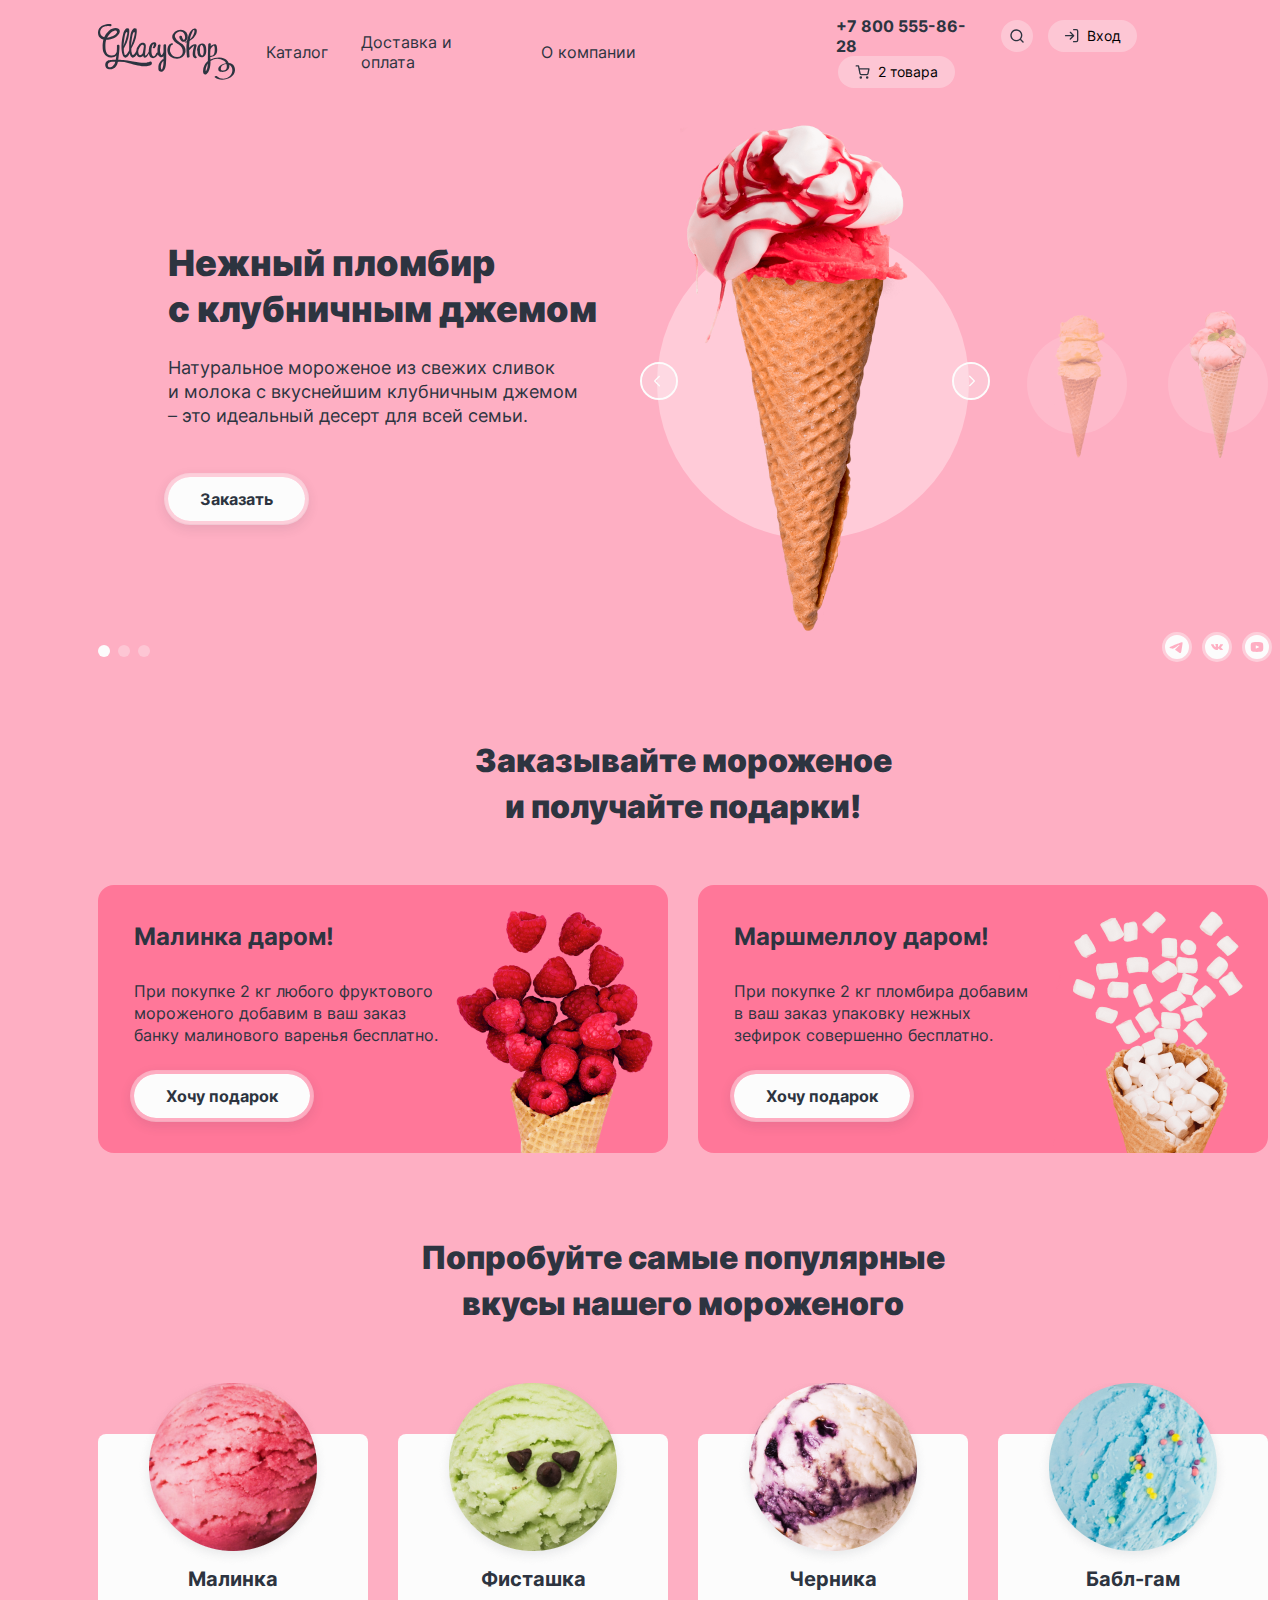
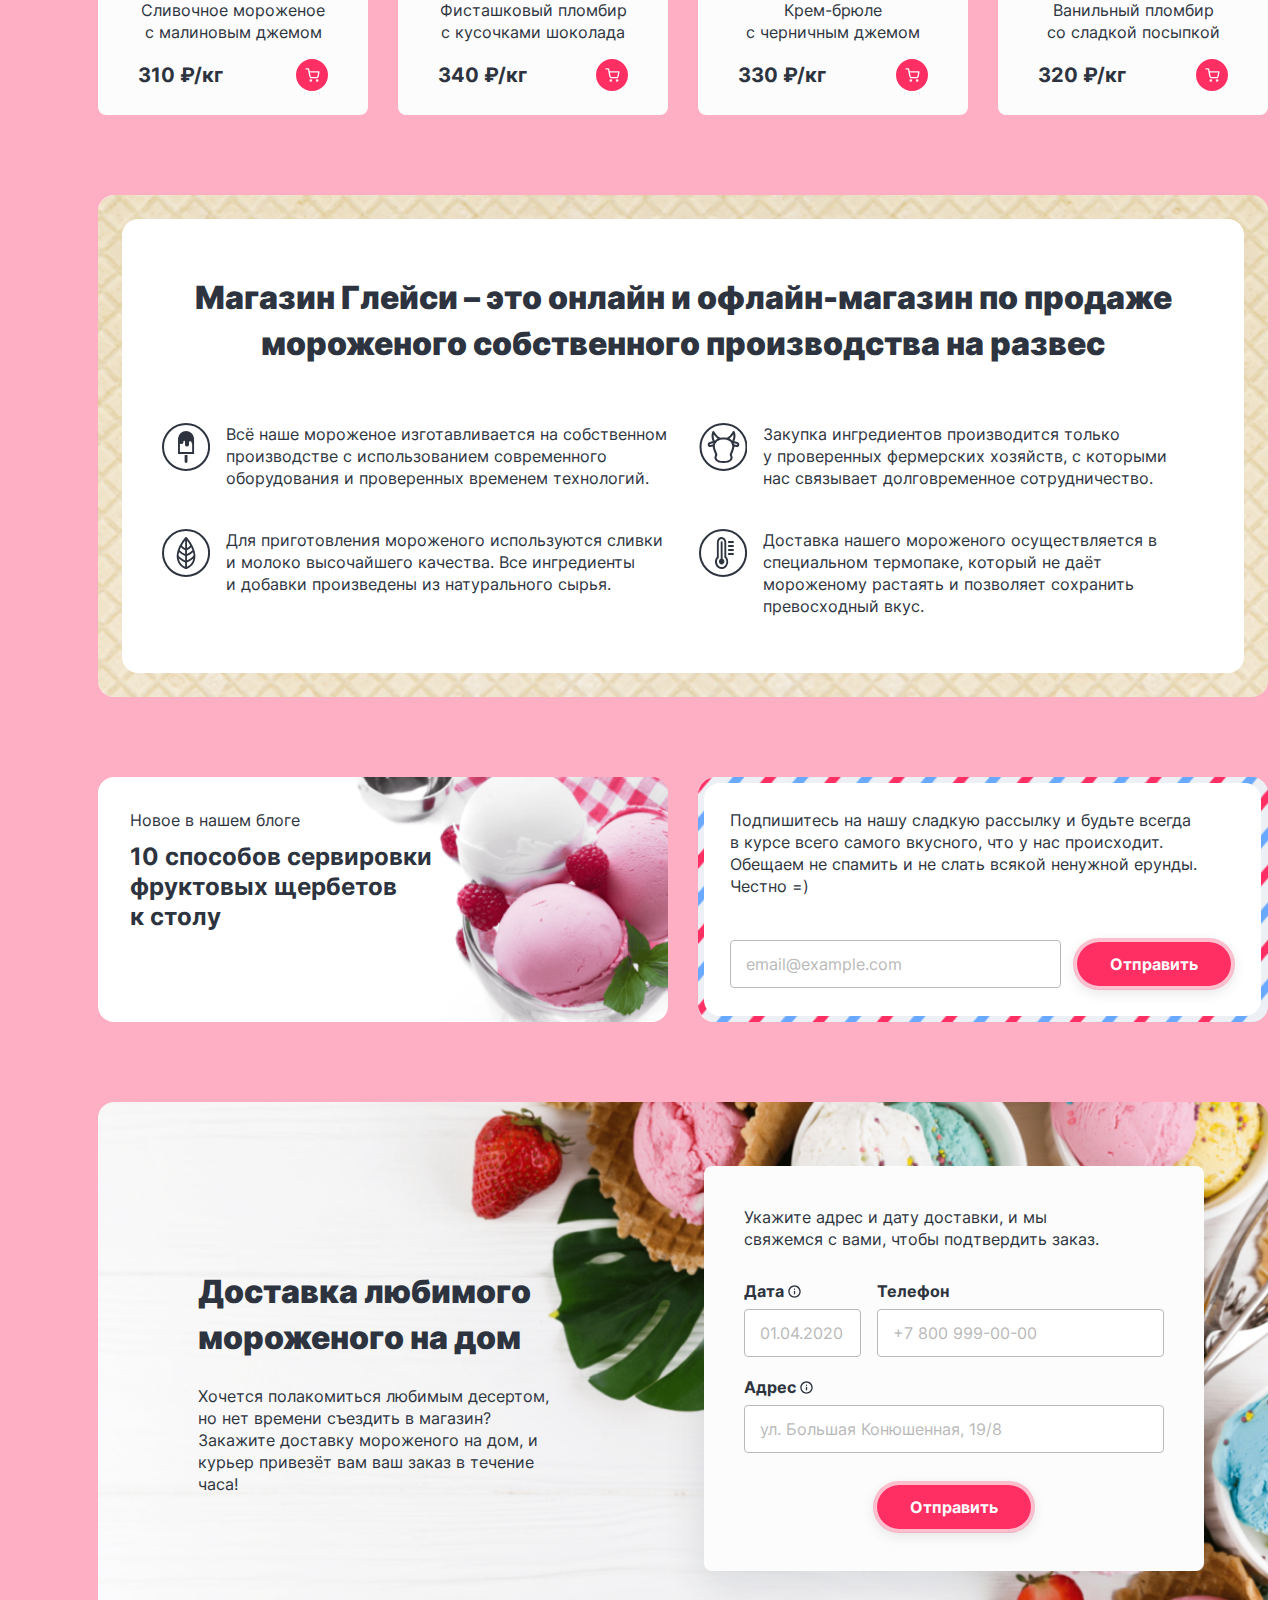
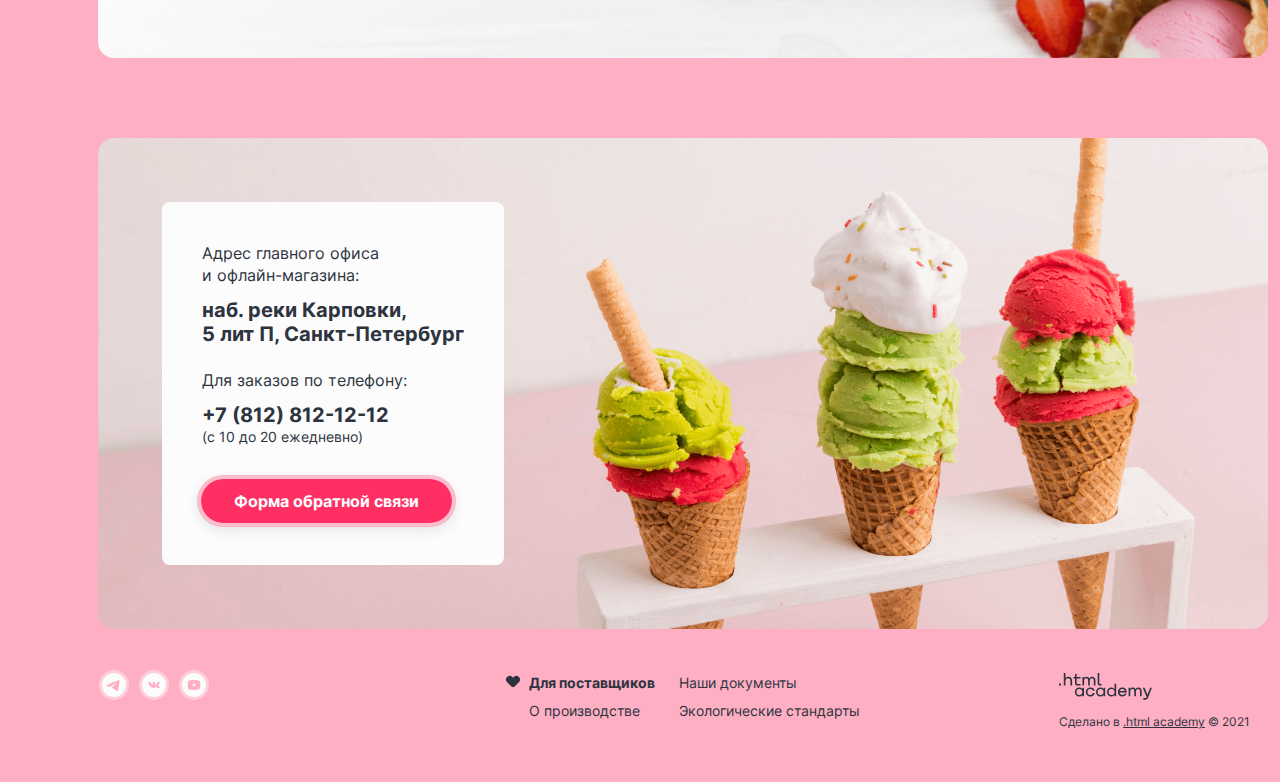
<file: index.html>
<!DOCTYPE html>
<html lang="ru">

  <head>
    <meta charset="utf-8">
    <title>HTML Academy: Глейси</title>
    <link rel="icon" href="favicon.ico">
    <link rel="icon" type="image/png" href="images/favicon.png">
    <link rel="stylesheet" href="styles/styles.css">
  </head>

  <body>
    <header class="head">
      <a class="head-logo">
        <svg width="137" height="56" fill="none" xmlns="http://www.w3.org/2000/svg" role="img" aria-label="Глейси.">
          <path
            d="M52.79 37.57a3.45 3.45 0 0 0-1.91.33s-2.68 2.24-15.89-.34c-9.71-1.9-14.76-1.71-14.76-1.71s1.63-11.18 1.18-14.31a.9.9 0 0 0-.93-.81c-.97 0-1.56.37-1.56.89.08 2.11 0 4.23-.22 6.33a5.36 5.36 0 0 1-5.5 3.5c-4.23-.29-5.12-3.35-5.5-5.43-.36-2.08-.58-7.9.53-10.29 0 0 6.38.23 10.39-3.2 4-3.44 3.75-6.4 1.86-7.68-1.9-1.27-6.34-1.05-9.75 2.08A17.33 17.33 0 0 0 6.2 13.2s-5-1.08-3.86-6.34c1.22-5.49 8.69-4.84 8.69-4.84 1.56.3 1.63.44 2.15-.08.51-.51.89-1.86-1.56-1.94C9.17-.08 1.82 1.14.42 6.04c-1.5 5.21 1.27 8.94 5 9.52 0 0-2.04 9.04.48 13.5a7.95 7.95 0 0 0 7.66 4.4c1.47 0 4.07-.81 4.8-2 0 0-.34 3.2-.63 4.36 0 0-6.18-.08-8.12.9-3.28 1.74-2.6 5.83-1.33 7.28 1.07 1.23 4.28 1.9 6.6.8a8.86 8.86 0 0 0 4.95-6.89c3.76-.19 7.52.22 11.15 1.22 5.5 1.65 13.15 3.18 15.44 3.18 2.3 0 7.13-.66 7.42-2.58.16-1.27-.31-1.93-1.05-2.16ZM14.12 7.67s2.92-2.23 4.32-.83a1.93 1.93 0 0 1 .08 2.52c-.59.77-2.14 3.2-9.5 4.4 0 0 2.32-4.07 5.1-6.08Zm.24 34.8s-4.03 2.21-4.45-.78a2.83 2.83 0 0 1 1.46-3.23c.7-.35 1.66-.79 5.86-.64a5.67 5.67 0 0 1-2.87 4.66Z"
            fill="#2D3440" />
          <path
            d="M65.51 21.23V27.38c-.07.81-.33 1.59-.76 2.27-.27.5-.63.94-1.05 1.32-.47.4-.79-.51-.96-.9-1.24-2.6-.64-6.09-.16-8.82.22-1.3-2.42-.96-2.62.2-.48 2.32-.65 4.7-.5 7.07a1.66 1.66 0 0 0-1.18.66c-.46.97-1.79 4.2-3.41 2.91-1.18-.9-1.3-3.34-1.43-4.71-.14-1.9.1-3.8.73-5.6-.05.15 1.02-2.53 1.49-1.53a3.26 3.26 0 0 1-.55 2.8c-1.4 1.06.78 1.5 1.62.85 1.6-1.2 2.68-5.1-.06-5.57-3.09-.52-4.84 2.61-5.5 5.1-.34 1.42-.49 2.9-.44 4.36-.42.75-1.87 3.17-2.71 3.58-1 .52-.98-.2-.95-.67.04-.47.48-4.6.73-7.4.2-1.1.05-2.25-.45-3.26-.38-.78-3.56-2.53-6.36.75a10.66 10.66 0 0 0-2.74 6.26l-.63 1.21c-1.34 2.46-3.02 3.5-3.62 1.8-.6-1.79-.82-3.67-.66-5.54A34.51 34.51 0 0 0 37.84 14c1.34-5.96 1.09-8.92.37-9.42-.73-.5-3.79-1.73-5.63 5.6a47.93 47.93 0 0 0-1.42 15.98c-.28.61-.64 1.34-1.1 2.17-1.33 2.46-3 3.5-3.6 1.8-.6-1.79-.81-3.67-.64-5.54a34.51 34.51 0 0 0 4.5-10.51c1.39-6.04 1.11-9 .39-9.5-.72-.5-3.79-1.73-5.62 5.6-1.83 7.32-2.2 15.3-.45 20.67 0 0 .97 3.02 2.77 2.8 1.48-.2 3.25-1.66 4.3-4.4.11.54.26 1.08.43 1.6 0 0 .96 3.02 2.76 2.8 1.22-.15 2.67-1.18 3.69-3.06.63 1.64 2 2.99 3.75 2.68 2.37-.43 2.86-1.72 2.86-1.72s-.04 2.12 1.48 2.12c1.36 0 2.43-.8 3.5-2.82l.7-1.33c.3 1.93 1.1 3.64 2.67 4.32 2.67 1.17 5-1.04 6.37-3.22a3.86 3.86 0 0 0 2.2 2.34 3.32 3.32 0 0 0 3.36-.83v3.14c-.49-.02-.97.11-1.38.38a10.47 10.47 0 0 0-3.73 9.4 2.9 2.9 0 0 0 2.83 2.67c.47 0 .94-.1 1.36-.33 2.76-1.2 3.18-5.36 3.41-7.9.56-6.11.13-12.47.13-18.6 0-1.12-2.59-.6-2.59.33ZM26.93 11.2c.62-2.37 1.19-3.32 1.78-3.32.6 0 .83.64.41 2.68a52.6 52.6 0 0 1-3.64 11.4s.84-8.38 1.45-10.76Zm7.5 0c.61-2.37 1.18-3.32 1.74-3.32.55 0 .83.64.41 2.68-.41 2.05-1.78 7.71-3.64 11.4 0 0 .9-8.38 1.49-10.76Zm11.45 11.15c-.07.52-.4 3.84-.89 5.63-.48 1.79-.81 2.42-2.25 3.04-1.44.61-2.17-1.27-2.17-1.27-1.03-2.86.34-5.37 1.48-7.09 1.14-1.71 2.3-1.86 2.95-1.78a1.2 1.2 0 0 1 .88 1.47Zm19.56 16.1c.06 2.4-.42 4.79-1.4 6.98-.63.13-.9-.1-1.1-1.1a9.63 9.63 0 0 1 0-2.91 8.06 8.06 0 0 1 2.47-4.6c.04.56.04 1.1.03 1.63ZM82.18 18.7a9.59 9.59 0 0 1-5.08-5.37c-1.14-3.42 2.6-5.94 5.58-5.79 2.98.15 4.58 3.24 4.45 6-.05.98-.66 3.18-1.87 2.03a5.7 5.7 0 0 1-1.39-3.24c-.17-1.08-2.76-.44-2.58.7.52 3.27 4.03 6.87 7.04 3.45A6.59 6.59 0 0 0 86 6.43a9.08 9.08 0 0 0-11.15 3.88c-2.43 4.33 2.44 8.57 5.9 10.12C86.3 23.41 86.5 33 79.13 33.06a7.4 7.4 0 0 1-6.85-5.02c-.5-1.5-.25-6.75 1.78-7.15 1.61-.32 1.18-1.8-.4-1.52-3.3.65-4.52 4.93-4.2 7.93.52 4.77 4.97 7.45 9.46 7.41a8.5 8.5 0 0 0 8.58-6.75 8.4 8.4 0 0 0-5.32-9.26Z"
            fill="#2D3440" />
          <path
            d="M98.73 32.9c-2.54-1.39-1.09-6.76-.7-8.83.24-1.33 1.37-3.39-.44-3.85-2.13-.51-4.66 1.52-6.49 3.46 0-2.24.17-4.48.5-6.7a13.9 13.9 0 0 0 6.39-6.6c1.16-2.33 1.72-7.16-2.2-5.74-3.55 1.25-4.77 5.36-5.89 8.66a26.93 26.93 0 0 0-.97 3.91c-.35.15-.72.28-1.08.4-1.48.46-1.29 1.25.2.79l.73-.23c-.71 5.01-.23 10.27.22 15.2 0 .48 2.67 0 2.58-.7-.2-2.2-.37-4.4-.44-6.58.22-.06.4-.18.56-.35a20.1 20.1 0 0 1 3.56-3.51l.41-.3c.6-.48.71-.49.34 0-.14.85-.32 1.7-.55 2.52-.5 2.69-1.9 7.96 1.2 9.65.66.34 3.06-.67 2.07-1.2Zm-5.78-21.56c.27-.8.64-1.58.98-2.35.42-.96 1.54-4.26 2.35-2.68.65 1.26-.38 3.33-.83 4.53a10.63 10.63 0 0 1-3.56 4.74c.26-1.43.61-2.85 1.06-4.24Z"
            fill="#2D3440" />
          <path
            d="M108.3 26.64c0-2.95-.33-6.72-3.83-7.03-3.84-.35-5.34 3.68-5.4 6.7a.53.53 0 0 0 .32.5c0 2.82.67 6.5 4.01 6.44 3.72-.06 4.9-3.32 4.9-6.61Zm-4.45 4.9c-2.18-.9-1.98-4.66-1.84-6.48a.48.48 0 0 0-.21-.47c.27-1.79.96-4.47 2.55-3.14 1.26 1.1 1.29 3.71 1.35 5.22.05 1.06-.08 5.53-1.84 4.87h-.01ZM136.35 42.78c-1-2.58-3.2-3.58-5.6-3.69-.27-.65-.61-1.27-1.01-1.86-3.48-5.17-11.75-4.47-17.35-1.78 0-.82-.08-1.63-.11-2.45a6.49 6.49 0 0 0 5.8-2.68c1.48-2.14 1.27-5.93.68-8.32-.55-2.26-2.74-1.86-4.39-1.1-.6.28-1.16.66-1.66 1.12 0-.6.1-1.2.15-1.79.1-1.37-2.53-1.03-2.62.2-.41 5.53-.27 11.04-.4 16.57a13.2 13.2 0 0 0-4.77 10.81c0 2.03 1.72 3.58 3.56 2.13 2.57-1.98 3.36-5.93 3.71-8.94.15-1.35.2-2.7.14-4.05a12.43 12.43 0 0 1 13.54-.1 6.2 6.2 0 0 1 2.02 2.42c-1.42.26-2.8.7-4.11 1.33-1.53.73-3.79 2.47-3.68 4.4a2.69 2.69 0 0 0 2.04 2.69.8.8 0 0 0 .25.08c5.47.9 9.54-2.35 8.76-6.92 2.67 1.46 3.66 4.84 2.71 7.74-2.13 6.53-10.32 7.99-15.09 3.62-.52-.46-2.84.52-2.43.9 6.9 6.32 24.06.47 19.86-10.33Zm-26.66-1.58a13.92 13.92 0 0 1-1.02 4.6c-.22.48-.46.96-.72 1.42 0 0-.23.06-.28-.64 0-2.5.72-4.96 2.09-7.06l-.07 1.68Zm2.78-15.98a.7.7 0 0 0 .14-.15c.48-.8 1.04-1.56 1.69-2.24.47-.54 1-1 1.61-1.36.29.14.58.9.69 1.9.27 2.49.39 9.04-3.51 8.42-.3-.02-.6.04-.9.15 0-2.27.12-4.49.28-6.72Zm11.65 21.23h-.05c-1.5-.35-1.34-1.78-1.14-2.75.43-2.26 3.18-3.48 5.44-3.58 1.15 3.22.26 7.08-4.25 6.33Z"
            fill="#2D3440" />
        </svg>
      </a>
      <nav class="head-navigation">
        <ul class="head-left-menu">
          <li class="head-left-menu-item catalog-on">
            <a href="#" class="left-menu-item-link" onclick="return false;">Каталог</a>
            <div class="catalog-wrapper catalog-hide">
              <ul class="catalog-list">
                <li class="catalog-item catalog-item-title">Новинки</li>
                <li class="catalog-item"><a class="catalog-item-link" href="catalog.html">Сливочное</a></li>
                <li class="catalog-item"><a class="catalog-item-link" href="#">Щербеты</a></li>
                <li class="catalog-item"><a class="catalog-item-link" href="#">Фруктовый лед</a></li>
                <li class="catalog-item"><a class="catalog-item-link" href="#">Мелорин</a></li>
              </ul>
            </div>
          </li>
          <li class="head-left-menu-item">
            <a href="#" class="left-menu-item-link">Доставка и оплата</a>
          </li>
          <li class="head-left-menu-item">
            <a href="#" class="left-menu-item-link">О компании</a>
          </li>
        </ul>

        <div class="head-right-menu">
          <a href="tel:+78005558628" class="head-right-menu--phone">+7 800 555-86-28</a>
          <div class="navigation-item-search">
            <button class="head-right-menu-search head-button" type="button">
              <svg width="16" height="16" fill="currentColor" xmlns="http://www.w3.org/2000/svg" role="img"
                aria-label="Поиск по сайту." class="navigation-ico">
                <path fill-rule="evenodd" clip-rule="evenodd"
                  d="M2.66 7.33a4.67 4.67 0 1 1 9.34 0 4.67 4.67 0 0 1-9.34 0Zm8.42 4.69a6 6 0 1 1 .94-.94l2.45 2.45a.67.67 0 1 1-.94.94l-2.45-2.45Z" />
              </svg>
            </button>
            <form class="form-search form-search-active" action="https://echo.htmlacademy.ru/" method="post">
              <label class="visually-hidden" for="search-field">Поле поиска</label>
              <input class="navigation-search" type="text" name="search" id="search-field" placeholder="Поиск по сайту">
              <button class="form-search-close" type="button"></button>
            </form>
          </div>
          <div class="navigation-item-login">
            <button class="head-right-menu-login head-button" type="button">
              <svg width="16" height="16" fill="currentColor" xmlns="http://www.w3.org/2000/svg" role="img"
                aria-label="Войти в аккаунт." class="navigation-ico">
                <path fill-rule="evenodd" clip-rule="evenodd"
                  d="M9 1.67c0-.37.3-.67.67-.67h2.66a2 2 0 0 1 2 2v9.33a2 2 0 0 1-2 2H9.67a.67.67 0 1 1 0-1.33h2.66a.67.67 0 0 0 .67-.67V3a.67.67 0 0 0-.67-.67H9.67A.67.67 0 0 1 9 1.67Zm-3.14 2.2a.67.67 0 0 1 .94 0l3.33 3.32a.69.69 0 0 1 .13.18.66.66 0 0 1-.13.77L6.8 11.47a.67.67 0 1 1-.94-.94l2.2-2.2h-6.4a.67.67 0 1 1 0-1.33h6.4l-2.2-2.2a.67.67 0 0 1 0-.94Z" />
              </svg>Вход</button>
            <form class="form-login form-login-active" action="https://echo.htmlacademy.ru/" method="post">
              <h4 class="login-title">Личный кабинет</h4>
              <label class="visually-hidden" for="email-field">email</label>
              <input class="login input-field" type="email" name="email" id="email-field"
                placeholder="email@example.com">
              <label class="visually-hidden" for="password-field">пароль</label>
              <input class="password input-field" type="password" name="password" id="password-field"
                placeholder="******">
              <div class="login-wrapper">
                <button class="subscribe-btn btn" type="button">Войти</button>
                <div class="password-wrapper">
                  <a class="password-link" href="#">Забыли пароль?</a>
                  <a class="registration" href="#">Регистрация</a>
                </div>
              </div>
            </form>
          </div>
          <div class="navigation-item-thrash">
            <button class="head-right-menu-trash head-button" type="button">
              <svg width="16" height="16" fill="currentColor" xmlns="http://www.w3.org/2000/svg" role="img"
                aria-label="Ваша корзина." class="navigation-ico">
                <path fill-rule="evenodd" clip-rule="evenodd"
                  d="M1.17 1.25a.67.67 0 0 0 0 1.33h1.77l.47 2.34v.05l.97 4.84a1.83 1.83 0 0 0 1.82 1.46h5.62a1.83 1.83 0 0 0 1.82-1.46V9.8l.93-4.86a.67.67 0 0 0-.66-.8h-9.3L4.14 1.8a.67.67 0 0 0-.66-.54H1.17Zm4.52 8.3-.81-4.07h8.23l-.78 4.07a.5.5 0 0 1-.49.4H6.18a.5.5 0 0 1-.49-.4ZM4.56 13.5a1.25 1.25 0 1 1 2.49 0 1.25 1.25 0 0 1-2.5 0Zm6.37 0a1.25 1.25 0 1 1 2.5 0 1.25 1.25 0 0 1-2.5 0Z" />
              </svg>
              2 товара</button>
            <div class="navigation-basket-buy show-basket">
              <h4 class="navigation-title">Корзина</h4>
              <ul class="basket-list">
                <li class="basket-item">
                  <img class="basket-image" src="images/basket-malinka.png" alt="Малинка." width="46" height="46">
                  <div class="basket-product-info">
                    <h5 class="basket-product-name">Малинка</h5>
                    <span class="basket-product-amount">1 кг х 310 ₽</span>
                  </div>
                  <span class="basket-product-price">310 ₽</span>
                  <button class="basket-close-button" type="button">
                    <span class="visually-hidden">Удалить товар.</span>
                  </button>
                </li>
                <li class="basket-item">
                  <img class="basket-image" src="images/basket-bublegum.png" alt="Бабл-гам." width="46" height="46">
                  <div class="basket-product-info">
                    <h5 class="basket-product-name">Бабл-гам</h5>
                    <span class="basket-product-amount">1,5 кг х 320 ₽</span>
                  </div>
                  <span class="basket-product-price">480 ₽</span>
                  <button class="basket-close-button" type="button">
                    <span class="visually-hidden">Удалить товар.</span>
                  </button>
                </li>
              </ul>
              <div class="order">
                <a href="#" class="subscribe-btn btn order-btn">Оформить заказ</a>
                <span class="total-cost">Итого: 790 ₽</span>
              </div>
            </div>
            <div class="navigation-basket-empty">
              <p class="basket-title">Ваша корзина пока пуста</p>
            </div>

          </div>
        </div>
      </nav>
    </header>
    <main class="main-container">
      <h1 class="visually-hidden">Интернет-магазин "Глейси".</h1>
      <section class="slider">
        <div class="slider-navigation">
          <button class="slider-button slider-next" type="button">
            <span class="visually-hidden">Предыдущее мороженное</span>
            <svg width="7" height="12" viewBox="0 0 7 12" fill="currentColor" xmlns="http://www.w3.org/2000/svg"
              class="slider-ico slider-ico-prev">
              <path fill-rule="evenodd" clip-rule="evenodd"
                d="M1.14.86a.66.66 0 1 0-.95.95L4.4 6 .2 10.2a.67.67 0 0 0 .95.94L5.8 6.48a.66.66 0 0 0 0-.94L1.15.86Z" />
            </svg>
          </button>
          <button class="slider-button slider-prev" type="button">
            <span class="visually-hidden">Следующее мороженное</span>
            <svg width="7" height="12" viewBox="0 0 7 12" fill="currentColor" xmlns="http://www.w3.org/2000/svg"
              class="slider-ico">
              <path fill-rule="evenodd" clip-rule="evenodd"
                d="M1.14.86a.66.66 0 1 0-.95.95L4.4 6 .2 10.2a.67.67 0 0 0 .95.94L5.8 6.48a.66.66 0 0 0 0-.94L1.15.86Z" />
            </svg>
          </button>
        </div>


        <div class="slide-jam">
          <div class="slide-left-box">
            <h2 class="slide-caption">Нежный пломбир<br> с клубничным джемом</h2>
            <p class="slide-text">Натуральное мороженое из свежих сливок<br> и молока с вкуснейшим клубничным джемом
              – это идеальный десерт для всей семьи. </p>

            <a href="#" class="slide-btn btn">Заказать</a>
          </div>

          <div class="slide-right-box">
            <div class="slide-right-big-pic">
              <img src="images/ice-jam.png" width="234" height="507" alt="Клубничный пломбир."
                class="slide-right-main-pic">
            </div>
            <div class="slide-right-sm-pic">
              <img src="images/banana-min.png" width="66" height="150" alt="Сливочное мороженное."
                class="slide-right-min-pic">
            </div>
            <div class="slide-right-sm-pic">
              <img src="images/marshmellou-min.png" width="66" height="150" alt="Карамельный пломбир."
                class="slide-right-min-pic">
            </div>
          </div>

        </div>


        <div class="slide-banana slide-hide">
          <div class="slide-left-box">
            <h2 class="slide-caption">Сливочное мороженое<br> со вкусом банана</h2>
            <p class="slide-text">Сливочное мороженое с ярким банановым вкусом подарит вам свежесть и наслаждение даже в
              самый жаркий летний день.</p>

            <a href="#" class="slide-btn btn">Заказать</a>
          </div>

          <div class="slide-right-box">
            <div class="slide-right-big-pic">
              <img src="images/ice-banana.png" width="234" height="507" alt="Сливочное мороженное."
                class="slide-right-main-pic">
            </div>
            <div class="slide-right-sm-pic">
              <img src="images/marshmellou-min.png" width="66" height="150" alt="Карамельный пломбир."
                class="slide-right-min-pic">
            </div>
            <div class="slide-right-sm-pic">
              <img src="images/jam-min.png" width="66" height="150" alt="Клубничный пломбир."
                class="slide-right-min-pic">
            </div>
          </div>

        </div>

        <div class="slide-marsh slide-hide">
          <div class="slide-left-box">
            <h2 class="slide-caption">Карамельный пломбир<br> с маршмеллоу</h2>
            <p class="slide-text">Необычный сладкий десерт с карамельным топпингом и кусочками зефира завоюет сердца
              сладкоежек всех возрастов.</p>

            <a href="#" class="slide-btn btn">Заказать</a>
          </div>

          <div class="slide-right-box">
            <div class="slide-right-big-pic">
              <img src="images/ice-marshmellou.png" width="234" height="507" alt="Карамельный пломбир."
                class="slide-right-main-pic">
            </div>
            <div class="slide-right-sm-pic">
              <img src="images/jam-min.png" width="66" height="150" alt="Клубничный пломбир."
                class="slide-right-min-pic">
            </div>
            <div class="slide-right-sm-pic">
              <img src="images/banana-min.png" width="66" height="150" alt="Сливочное мороженное."
                class="slide-right-min-pic">
            </div>
          </div>
        </div>


        <div class="slider-control">
          <div class="slider-pagination">
            <button class="slider-dot active-dot" type="button">
              <span class="visually-hidden">1 предложение</span>
            </button>
            <button class="slider-dot" type="button">
              <span class="visually-hidden">2 предложение</span>
            </button>
            <button class="slider-dot" type="button">
              <span class="visually-hidden">3 предложение</span>
            </button>
          </div>

          <ul class="slider-socials">
            <li class="slider-social-item">
              <a class="slider-social-item-link" href="https://t.me/htmlacademy">
                <span class="visually-hidden">Телеграм</span>
                <svg width="24" height="24" fill="currentColor" xmlns="http://www.w3.org/2000/svg"
                  class="slider-social-ico">
                  <path fill-rule="evenodd" clip-rule="evenodd"
                    d="M24 12a12 12 0 1 1-24 0 12 12 0 0 1 24 0ZM12.43 8.86c-1.17.48-3.5 1.49-7 3.01-.57.23-.86.45-.9.67-.04.36.42.5 1.04.7l.27.08c.6.2 1.43.44 1.86.45.39 0 .82-.16 1.3-.48 3.27-2.21 4.96-3.33 5.06-3.35.08-.02.18-.04.25.02.07.07.07.18.06.22-.05.19-1.84 1.86-2.77 2.72a28.24 28.24 0 0 0-.82.79c-.57.54-1 .96.02 1.63.5.32.89.59 1.28.85a88.77 88.77 0 0 0 1.8 1.23c.5.35.95.67 1.5.62.32-.03.65-.33.82-1.23.4-2.13 1.18-6.73 1.36-8.63.01-.16 0-.31-.02-.47a.5.5 0 0 0-.17-.33.78.78 0 0 0-.46-.14c-.46.01-1.15.25-4.48 1.64Z" />
                </svg>
              </a>
            </li>

            <li class="slider-social-item">
              <a class="slider-social-item-link" href="https://vk.com/htmlacademy">
                <span class="visually-hidden">ВКонтакте</span>
                <svg width="24" height="24" fill="currentColor" xmlns="http://www.w3.org/2000/svg"
                  class="slider-social-ico">
                  <path fill-rule="evenodd" clip-rule="evenodd"
                    d="M24 12a12 12 0 1 1-24 0 12 12 0 0 1 24 0Zm-11.41 2.97h-.72s-1.58.09-2.98-1.18C7.37 12.4 6.03 9.65 6.03 9.65s-.07-.18 0-.27c.1-.1.36-.1.36-.1l1.72-.01s.16.02.27.1c.1.05.15.17.15.17s.28.61.65 1.17c.71 1.08 1.05 1.32 1.29 1.2.35-.16.25-1.53.25-1.53s0-.5-.18-.71c-.14-.17-.41-.22-.53-.24-.1-.01.06-.2.26-.3.31-.13.86-.13 1.5-.13.5 0 .65.03.84.07.46.1.44.41.41 1.08l-.02.7v.18c-.01.34-.02.73.23.88.13.07.45 0 1.26-1.19.38-.56.66-1.23.66-1.23s.07-.12.16-.17c.1-.05.24-.04.24-.04h1.8s.54-.06.63.15c.1.23-.2.75-.94 1.61-.7.82-1.03 1.12-1 1.38.01.2.23.38.66.72.89.73 1.13 1.1 1.18 1.2l.01.01c.4.58-.44.62-.44.62l-1.6.02s-.34.06-.8-.2a3.94 3.94 0 0 1-.69-.6c-.33-.34-.65-.66-.91-.58-.45.12-.44.96-.44.96s0 .18-.1.28c-.1.1-.32.12-.32.12Z" />
                </svg>

              </a>
            </li>

            <li class="slider-social-item">
              <a class="slider-social-item-link" href="https://www.youtube.com/user/htmlacademyru">
                <span class="visually-hidden">YouTube</span>
                <svg width="24" height="24" fill="currentColor" xmlns="http://www.w3.org/2000/svg"
                  class="slider-social-ico">
                  <path
                    d="m14 11.8-2.8-1.32c-.25-.11-.45.01-.45.29v2.46c0 .28.2.4.45.29L14 12.2c.25-.12.25-.3 0-.42ZM12 0a12 12 0 1 0 0 24 12 12 0 0 0 0-24Zm0 16.88c-6.14 0-6.25-.56-6.25-4.88s.1-4.88 6.25-4.88c6.14 0 6.25.56 6.25 4.88s-.1 4.88-6.25 4.88Z" />
                </svg>
              </a>
            </li>
          </ul>



        </div>
      </section>
      <section class="present">
        <div class="present-header">
          <h2 class="present-caption">Заказывайте мороженое<br> и получайте подарки!</h2>
        </div>

        <div class="present-block">
          <div class="present-block-left-box">
            <h3 class="present-block-caption">Малинка даром!</h3>
            <p class="present-block-text">При покупке 2 кг любого фруктового мороженого добавим в ваш заказ банку
              малинового варенья бесплатно.</p>

            <a href="#" class="slide-btn btn">Хочу подарок</a>
          </div>

          <div class="present-block-right-box rasp-pic">
          </div>
        </div>

        <div class="present-block">
          <div class="present-block-left-box">
            <h3 class="present-block-caption">Маршмеллоу даром!</h3>
            <p class="present-block-text text-right">При покупке 2 кг пломбира добавим в ваш заказ упаковку нежных
              зефирок совершенно бесплатно.</p>

            <a href="#" class="slide-btn btn">Хочу подарок</a>
          </div>

          <div class="present-block-right-box marsh-pic">
          </div>
        </div>
      </section>

      <section class="popular">
        <div class="popular-header">
          <h2 class="popular-caption">Попробуйте самые популярные<br> вкусы нашего мороженого</h2>
        </div>

        <div class="popular-products">
          <img src="images/circle-raspberry.png" width="192" height="184" alt="Сливочное мороженное." class="popular-product-pic">
          <h3 class="popular-product-caption">Малинка</h3>
          <p class="popular-product-text">Сливочное мороженое с малиновым джемом</p>
          <div class="popular-product-cart-box">
            <p class="popular-product-price">310 ₽/кг</p>
            <button type="button" class="popular-product-buy">
              <svg width="15" height="14" fill="currentColor" role="img" aria-label="Купить."
                xmlns="http://www.w3.org/2000/svg" class="popular-cart-ico">
                <path fill-rule="evenodd" clip-rule="evenodd"
                  d="M1.17.25a.67.67 0 1 0 0 1.33h1.77l.47 2.34v.05l.97 4.84a1.83 1.83 0 0 0 1.82 1.46h5.62a1.83 1.83 0 0 0 1.82-1.46V8.8l.93-4.86a.67.67 0 0 0-.66-.8h-9.3L4.14.8a.67.67 0 0 0-.66-.54H1.17Zm4.52 8.3-.81-4.07h8.23l-.78 4.07a.5.5 0 0 1-.49.4H6.18a.5.5 0 0 1-.49-.4ZM4.56 12.5a1.25 1.25 0 1 1 2.49 0 1.25 1.25 0 0 1-2.5 0Zm6.37 0a1.25 1.25 0 1 1 2.5 0 1.25 1.25 0 0 1-2.5 0Z" />
              </svg>
            </button>
          </div>
        </div>

        <div class="popular-products">
          <img src="images/circle-pistache.png" width="192" height="184" alt="Фисташковый пломбир." class="popular-product-pic">
          <h3 class="popular-product-caption">Фисташка</h3>
          <p class="popular-product-text">Фисташковый пломбир с кусочками шоколада</p>
          <div class="popular-product-cart-box">
            <p class="popular-product-price">340 ₽/кг</p>
            <button type="button" class="popular-product-buy">
              <span class="visually-hidden">В корзину.</span>
              <svg width="15" height="14" fill="currentColor" role="img" aria-label="Купить."
                xmlns="http://www.w3.org/2000/svg" class="popular-cart-ico">
                <path fill-rule="evenodd" clip-rule="evenodd"
                  d="M1.17.25a.67.67 0 1 0 0 1.33h1.77l.47 2.34v.05l.97 4.84a1.83 1.83 0 0 0 1.82 1.46h5.62a1.83 1.83 0 0 0 1.82-1.46V8.8l.93-4.86a.67.67 0 0 0-.66-.8h-9.3L4.14.8a.67.67 0 0 0-.66-.54H1.17Zm4.52 8.3-.81-4.07h8.23l-.78 4.07a.5.5 0 0 1-.49.4H6.18a.5.5 0 0 1-.49-.4ZM4.56 12.5a1.25 1.25 0 1 1 2.49 0 1.25 1.25 0 0 1-2.5 0Zm6.37 0a1.25 1.25 0 1 1 2.5 0 1.25 1.25 0 0 1-2.5 0Z" />
              </svg>
            </button>
          </div>
        </div>

        <div class="popular-products">
          <img src="images/circle-blueberry.png" width="192" height="184" alt="Мороженное крем-брюле." class="popular-product-pic">
          <h3 class="popular-product-caption">Черника</h3>
          <p class="popular-product-text">Крем-брюле<br> с черничным джемом</p>
          <div class="popular-product-cart-box">
            <p class="popular-product-price">330 ₽/кг</p>
            <button type="button" class="popular-product-buy">
              <span class="visually-hidden">В корзину.</span>
              <svg width="15" height="14" fill="currentColor" role="img" aria-label="Купить."
                xmlns="http://www.w3.org/2000/svg" class="popular-cart-ico">
                <path fill-rule="evenodd" clip-rule="evenodd"
                  d="M1.17.25a.67.67 0 1 0 0 1.33h1.77l.47 2.34v.05l.97 4.84a1.83 1.83 0 0 0 1.82 1.46h5.62a1.83 1.83 0 0 0 1.82-1.46V8.8l.93-4.86a.67.67 0 0 0-.66-.8h-9.3L4.14.8a.67.67 0 0 0-.66-.54H1.17Zm4.52 8.3-.81-4.07h8.23l-.78 4.07a.5.5 0 0 1-.49.4H6.18a.5.5 0 0 1-.49-.4ZM4.56 12.5a1.25 1.25 0 1 1 2.49 0 1.25 1.25 0 0 1-2.5 0Zm6.37 0a1.25 1.25 0 1 1 2.5 0 1.25 1.25 0 0 1-2.5 0Z" />
              </svg>
            </button>
          </div>
        </div>

        <div class="popular-products">
          <img src="images/circle-bubblegum.png" width="192" height="184" alt="Ванильное мороженное." class="popular-product-pic">
          <h3 class="popular-product-caption">Бабл-гам</h3>
          <p class="popular-product-text">Ванильный пломбир<br> со сладкой посыпкой</p>
          <div class="popular-product-cart-box">
            <p class="popular-product-price">320 ₽/кг</p>
            <button type="button" class="popular-product-buy">
              <span class="visually-hidden">В корзину.</span>
              <svg width="15" height="14" fill="currentColor" role="img" aria-label="Купить."
                xmlns="http://www.w3.org/2000/svg" class="popular-cart-ico">
                <path fill-rule="evenodd" clip-rule="evenodd"
                  d="M1.17.25a.67.67 0 1 0 0 1.33h1.77l.47 2.34v.05l.97 4.84a1.83 1.83 0 0 0 1.82 1.46h5.62a1.83 1.83 0 0 0 1.82-1.46V8.8l.93-4.86a.67.67 0 0 0-.66-.8h-9.3L4.14.8a.67.67 0 0 0-.66-.54H1.17Zm4.52 8.3-.81-4.07h8.23l-.78 4.07a.5.5 0 0 1-.49.4H6.18a.5.5 0 0 1-.49-.4ZM4.56 12.5a1.25 1.25 0 1 1 2.49 0 1.25 1.25 0 0 1-2.5 0Zm6.37 0a1.25 1.25 0 1 1 2.5 0 1.25 1.25 0 0 1-2.5 0Z" />
              </svg>
            </button>
          </div>
        </div>
      </section>

      <section class="ceo">
        <div class="ceo-block">
          <h2 class="ceo-block-caption">Магазин Глейси – это онлайн и офлайн-магазин по продаже мороженого
            собственного производства на развес</h2>
          <ul class="ceo-block-specification-box">
            <li class="ceo-block-specification ice-ceo">
              <p class="ceo-text ice-text">Всё наше мороженое изготавливается на собственном производстве с
                использованием
                современного оборудования и проверенных временем технологий.</p>
            </li>
            <li class="ceo-block-specification bull-ceo">
              <p class="ceo-text bull-text">Закупка ингредиентов производится только<br> у проверенных фермерских
                хозяйств, с которыми нас связывает долговременное сотрудничество.</p>
            </li>
            <li class="ceo-block-specification sheet-ceo">
              <p class="ceo-text ice-text">Для приготовления мороженого используются сливки и молоко высочайшего
                качества. Все ингредиенты<br> и добавки произведены из натурального сырья.</p>
            </li>
            <li class="ceo-block-specification therm-ceo">
              <p class="ceo-text ice-text">Доставка нашего мороженого осуществляется в специальном термопаке, который
                не даёт мороженому растаять и позволяет сохранить превосходный вкус.</p>
            </li>
          </ul>
        </div>
      </section>

      <section class="interesting">
        <div class="interesting-blog">
          <h3 class="visually-hidden">Блог.</h3>
          <p class="interesting-blog-name">Новое в нашем блоге</p>
          <a href="#" class="interesting-blog-caption">10 способов сервировки фруктовых щербетов<br> к столу</a>
        </div>

        <div class="interesting-subscribe">
          <div class="interesting-subscribe-box">
            <h3 class="visually-hidden">Подписаться на рассылку.</h3>
            <p class="interesting-subscribe-text">Подпишитесь на нашу сладкую рассылку и будьте всегда<br> в курсе
              всего самого вкусного, что у нас происходит. Обещаем не спамить и не слать всякой ненужной ерунды.
              Честно =)</p>
            <form action="https://echo.htmlacademy.ru" method="post" class="form-subscribe">
              <label for="subscribe" class="visually-hidden">email@example.com</label>
              <input class="form-subscribe-input input-field" id="subscribe" name="subscribe" type="email"
                placeholder="email@example.com" required>
              <button class="subscribe-btn btn" type="submit">Отправить</button>
            </form>
          </div>
        </div>
      </section>

      <section class="delivery">
        <div class="delivery-left-box">
          <h2 class="delivery-caption">Доставка любимого мороженого на дом</h2>
          <p class="delivery-text">Хочется полакомиться любимым десертом, <br>но нет времени съездить в магазин?
            Закажите доставку мороженого на дом, и курьер привезёт вам ваш заказ в течение часа!</p>
        </div>
        <div class="delivery-right-box">
          <form class="delivery-form" action="https://echo.htmlacademy.ru/" method="post">

            <h3 class="visually-hidden">Заказать доставку мороженного</h3>
            <p class="delivery-form-text">Укажите адрес и дату доставки, и мы свяжемся с вами, чтобы подтвердить
              заказ.</p>
            <div class="delivery-form-group">
              <label for="date" class="form-label">Дата</label><button class="tooltip-i-button tooltip" type="button">
                <span class="tooltiptext">Введите желаемую дату доставки мороженного
                </span>
              </button>
              <input id="date" type="text" name="delivery-date" value="01.04.2020" required
                class="form-date delivery-input input-field">
            </div>

            <div class="delivery-form-group">
              <label for="phone" class="form-label">Телефон</label>
              <input id="phone" type="tel" name="delivery-phone" placeholder="+7 800 999-00-00" required
                class="form-phone delivery-input input-field">
            </div>


            <div class="delivery-form-group last-group">
              <label for="address" class="form-label">Адрес </label><button
                class="tooltip-i-button tooltip tooltip-i-second" type="button">
                <span class="tooltiptext">Введите название улицы, дома и квартиры
                </span>
              </button>
              <input id="address" type="text" name="delivery-address" placeholder="ул. Большая Конюшенная, 19/8"
                required class="form-address delivery-input input-field">
            </div>
            <div class="delivery-form-submit-box">
              <button class="subscribe-btn btn" type="submit">Отправить</button>
            </div>
          </form>
        </div>

      </section>


      <section class="feedback">
        <h3 class="visually-hidden">Форма обратной связи.</h3>
        <div class="feedback-info-box">
          <p class="feedback-text">Адрес главного офиса <br>и офлайн-магазина:</p>
          <p class="feedback-address">наб. реки Карповки, <br>5 лит П, Санкт-Петербург</p>
          <p class="feedback-text">Для заказов по телефону:</p>
          <a href="tel:+78128121212" class="feedback-tel">+7 (812) 812-12-12</a>
          <p class="feedback-timework">(с 10 до 20 ежедневно)</p>
          <button class="subscribe-btn btn feedback-btn" type="button">Форма обратной связи</button>
        </div>

      </section>
    </main>

    <footer class="footer">
      <ul class="footer-soc-ico">
        <li class="slider-social-item">
          <a class="slider-social-item-link" href="https://t.me/htmlacademy">
            <span class="visually-hidden">Телеграм</span>
            <svg width="24" height="24" fill="currentColor" xmlns="http://www.w3.org/2000/svg"
              class="slider-social-ico">
              <path fill-rule="evenodd" clip-rule="evenodd"
                d="M24 12a12 12 0 1 1-24 0 12 12 0 0 1 24 0ZM12.43 8.86c-1.17.48-3.5 1.49-7 3.01-.57.23-.86.45-.9.67-.04.36.42.5 1.04.7l.27.08c.6.2 1.43.44 1.86.45.39 0 .82-.16 1.3-.48 3.27-2.21 4.96-3.33 5.06-3.35.08-.02.18-.04.25.02.07.07.07.18.06.22-.05.19-1.84 1.86-2.77 2.72a28.24 28.24 0 0 0-.82.79c-.57.54-1 .96.02 1.63.5.32.89.59 1.28.85a88.77 88.77 0 0 0 1.8 1.23c.5.35.95.67 1.5.62.32-.03.65-.33.82-1.23.4-2.13 1.18-6.73 1.36-8.63.01-.16 0-.31-.02-.47a.5.5 0 0 0-.17-.33.78.78 0 0 0-.46-.14c-.46.01-1.15.25-4.48 1.64Z">
              </path>
            </svg>
          </a>
        </li>

        <li class="slider-social-item">
          <a class="slider-social-item-link" href="https://vk.com/htmlacademy">
            <span class="visually-hidden">ВКонтакте</span>
            <svg width="24" height="24" fill="currentColor" xmlns="http://www.w3.org/2000/svg"
              class="slider-social-ico">
              <path fill-rule="evenodd" clip-rule="evenodd"
                d="M24 12a12 12 0 1 1-24 0 12 12 0 0 1 24 0Zm-11.41 2.97h-.72s-1.58.09-2.98-1.18C7.37 12.4 6.03 9.65 6.03 9.65s-.07-.18 0-.27c.1-.1.36-.1.36-.1l1.72-.01s.16.02.27.1c.1.05.15.17.15.17s.28.61.65 1.17c.71 1.08 1.05 1.32 1.29 1.2.35-.16.25-1.53.25-1.53s0-.5-.18-.71c-.14-.17-.41-.22-.53-.24-.1-.01.06-.2.26-.3.31-.13.86-.13 1.5-.13.5 0 .65.03.84.07.46.1.44.41.41 1.08l-.02.7v.18c-.01.34-.02.73.23.88.13.07.45 0 1.26-1.19.38-.56.66-1.23.66-1.23s.07-.12.16-.17c.1-.05.24-.04.24-.04h1.8s.54-.06.63.15c.1.23-.2.75-.94 1.61-.7.82-1.03 1.12-1 1.38.01.2.23.38.66.72.89.73 1.13 1.1 1.18 1.2l.01.01c.4.58-.44.62-.44.62l-1.6.02s-.34.06-.8-.2a3.94 3.94 0 0 1-.69-.6c-.33-.34-.65-.66-.91-.58-.45.12-.44.96-.44.96s0 .18-.1.28c-.1.1-.32.12-.32.12Z">
              </path>
            </svg>

          </a>
        </li>

        <li class="slider-social-item">
          <a class="slider-social-item-link" href="https://www.youtube.com/user/htmlacademyru">
            <span class="visually-hidden">YouTube</span>
            <svg width="24" height="24" fill="currentColor" xmlns="http://www.w3.org/2000/svg"
              class="slider-social-ico">
              <path
                d="m14 11.8-2.8-1.32c-.25-.11-.45.01-.45.29v2.46c0 .28.2.4.45.29L14 12.2c.25-.12.25-.3 0-.42ZM12 0a12 12 0 1 0 0 24 12 12 0 0 0 0-24Zm0 16.88c-6.14 0-6.25-.56-6.25-4.88s.1-4.88 6.25-4.88c6.14 0 6.25.56 6.25 4.88s-.1 4.88-6.25 4.88Z">
              </path>
            </svg>
          </a>
        </li>

      </ul>
      <div class="footer-menu-box">
        <ul class="footer-menu">
          <li class="footer-menu-item active-item"><a href="#" class="footer-menu-link">Для поставщиков</a></li>
          <li class="footer-menu-item"><a href="#" class="footer-menu-link">О производстве</a></li>
        </ul>

        <ul class="footer-menu">
          <li class="footer-menu-item"><a href="#" class="footer-menu-link">Наши документы</a></li>
          <li class="footer-menu-item"><a href="#" class="footer-menu-link">Экологические стандарты</a></li>
        </ul>
      </div>
      <div class="footer-logo">
        <a class="footer-link-html" href="https://htmlacademy.ru/">
          <svg width="93" height="27" fill="none" xmlns="http://www.w3.org/2000/svg" class="footer-html-logo" role="img"
            aria-label="html academy.">
            <path
              d="M0 10.42v2.08h1.99v-2.08H0ZM9.42 3.66c-1.26 0-2.28.58-2.92 1.4h-.07V0H4.79v12.5h1.64V8.21c0-1.72 1.07-2.95 2.64-2.95 1.49 0 2.35 1.11 2.35 2.6v4.64h1.65V7.57c0-2.38-1.47-3.9-3.65-3.9ZM21.53 3.9h-3.9V.88H16V3.9h-1.55v1.6h1.55v4.84c0 1.39.78 2.15 2.18 2.15h3.36v-1.61H18.5c-.55 0-.86-.32-.86-.86V5.5h3.89V3.9ZM33.25 3.68c-1.3 0-2.31.64-2.86 1.67h-.06a2.9 2.9 0 0 0-2.71-1.67c-1.14 0-2 .6-2.52 1.46h-.07V3.9h-1.58v8.59h1.65V8.09c0-1.61.84-2.8 2.12-2.83 1.21-.03 1.92.83 1.92 2.14v5.1h1.64V7.95c0-1.93 1.14-2.69 2.13-2.69 1.2 0 1.9.83 1.9 2.14v5.1h1.64V7.22c0-2.08-1.17-3.54-3.2-3.54ZM38.68 10.28c0 1.4.8 2.22 2.26 2.22h1.63v-1.6h-1.39c-.55 0-.86-.31-.86-.85V0h-1.64v10.28ZM23.38 15.94h-.07a3.75 3.75 0 0 0-3.07-1.49c-2.54-.03-4.36 1.85-4.36 4.5 0 2.68 1.85 4.56 4.34 4.53a3.66 3.66 0 0 0 3.09-1.57h.07v1.33H25v-8.55h-1.62v1.25Zm-2.91 5.95a2.83 2.83 0 0 1-2.95-2.93 2.83 2.83 0 0 1 2.95-2.94c1.75 0 2.89 1.31 2.89 2.94 0 1.6-1.14 2.93-2.9 2.93ZM35.75 17.8a4.28 4.28 0 0 0-4.36-3.35 4.37 4.37 0 0 0-4.54 4.5 4.39 4.39 0 0 0 4.54 4.53 4.3 4.3 0 0 0 4.36-3.4h-1.71a2.68 2.68 0 0 1-2.63 1.83 2.84 2.84 0 0 1-2.91-2.95 2.82 2.82 0 0 1 2.9-2.94 2.7 2.7 0 0 1 2.64 1.78h1.71ZM44.55 15.94h-.07a3.75 3.75 0 0 0-3.07-1.49c-2.54-.03-4.36 1.85-4.36 4.5 0 2.68 1.85 4.56 4.34 4.53a3.66 3.66 0 0 0 3.09-1.57h.07v1.33h1.62v-8.55h-1.62v1.25Zm-2.91 5.95a2.83 2.83 0 0 1-2.95-2.93 2.83 2.83 0 0 1 2.95-2.94c1.75 0 2.89 1.31 2.89 2.94 0 1.6-1.14 2.93-2.9 2.93ZM55.52 16.02h-.07a3.73 3.73 0 0 0-3.08-1.57c-2.5-.03-4.35 1.85-4.35 4.52 0 2.66 1.82 4.54 4.37 4.5A3.74 3.74 0 0 0 55.43 22h.09v1.25h1.63V10.8h-1.63v5.21Zm-2.9 5.89a2.83 2.83 0 0 1-2.95-2.94 2.83 2.83 0 0 1 2.94-2.93c1.75 0 2.9 1.33 2.9 2.93a2.82 2.82 0 0 1-2.9 2.94ZM63.34 14.45a4.36 4.36 0 0 0-4.43 4.52c0 2.44 1.7 4.5 4.47 4.5 2 0 3.62-1.08 4.19-2.9h-1.71c-.39.82-1.3 1.34-2.41 1.34-1.56 0-2.67-1.04-2.79-2.37h7.08c.23-2.84-1.56-5.09-4.4-5.09Zm-.03 1.57a2.6 2.6 0 0 1 2.65 2.07H60.7a2.57 2.57 0 0 1 2.61-2.07ZM79.41 14.47c-1.31 0-2.32.64-2.87 1.66h-.05c-.5-1-1.44-1.66-2.72-1.66-1.14 0-2.01.6-2.53 1.45h-.07v-1.23H69.6v8.55h1.65v-4.39c0-1.6.85-2.78 2.13-2.81 1.21-.03 1.92.83 1.92 2.12v5.08h1.65v-4.52c0-1.92 1.14-2.68 2.13-2.68 1.2 0 1.9.83 1.9 2.12v5.08h1.65v-5.25c0-2.07-1.18-3.52-3.2-3.52ZM88.5 21.87l-2.94-7.18h-1.82l3.92 9.36-.02.03c-.28.71-.59.97-1.35.97h-2.03v1.64h2.03c1.49 0 2.28-.67 2.84-2.12l3.77-9.88h-1.68l-2.72 7.18Z"
              fill="#2D3440" />
          </svg>
        </a>
        <p class="footer-text-madein">Сделано в <a href="https://htmlacademy.ru/" class="footer-link-html-text">.html
            academy</a> © 2021</p>
      </div>
    </footer>

    <div class="modal-container modal-container-close">
      <div class="modal modal-auth">
        <button class="modal-close-button" type="button">
          <span class="visually-hidden">Закрыть.</span>
        </button>
        <section class="modal-content">
          <h2 class="modal-title">Мы обязательно ответим вам!</h2>
          <form class="auth-form" action="https://echo.htmlacademy.ru/" method="post">
            <div class="auth-group">
              <label class="visually-hidden" for="auth-name">Имя и фамилия</label>
              <input class="auth-form-field field" type="text" id="auth-name" name="name" placeholder="Имя и фамилия"
                required>
            </div>
            <div class="auth-group">
              <label class="visually-hidden" for="auth-email">Ваша почта</label>
              <input class="auth-form-field field" type="email" id="auth-email" name="email"
                placeholder="email@example.com" required>
            </div>
            <div class="auth-group">
              <label class="visually-hidden" for="auth-more">Ваши пожелания</label>
              <textarea class="auth-form-text field" name="text" id="auth-more" placeholder="В свободной форме" rows="6"></textarea>
            </div>
            <div class="modal-btn-box">
              <button class="subscribe-btn btn" type="submit">Отправить</button>
            </div>
          </form>
        </section>
      </div>
    </div>

  </body>

</html>
</file>
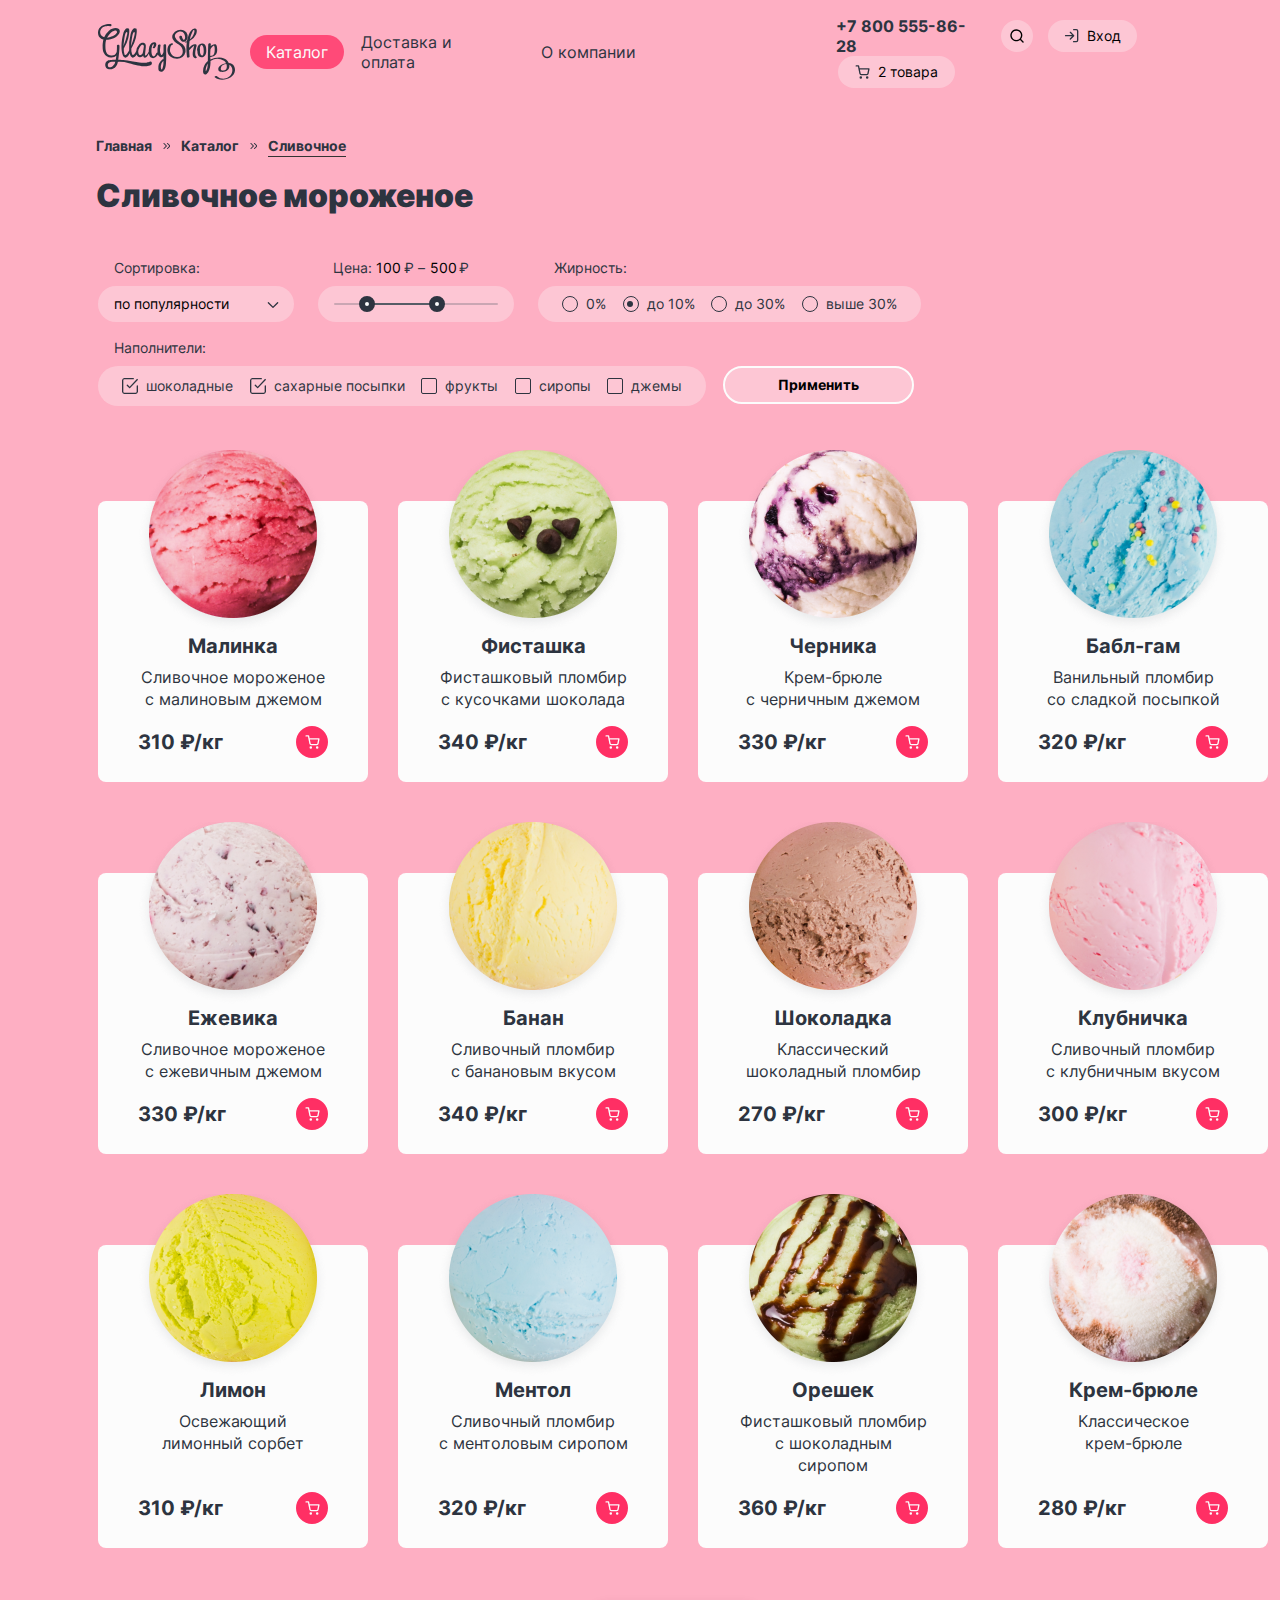
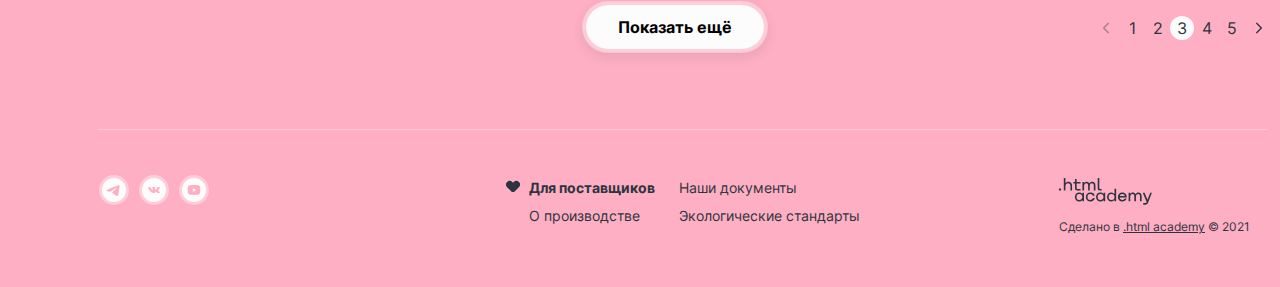
<file: catalog.html>
<!DOCTYPE html>
<html lang="ru">

  <head>
    <meta charset="utf-8">
    <title>HTML Academy: Каталог товаров Глейси</title>
    <link rel="icon" href="favicon.ico">
    <link rel="icon" type="image/png" href="images/favicon.png">
    <link rel="stylesheet" href="styles/styles.css">
  </head>

  <body>
    <header class="head">
      <a href="index.html" class="head-logo">
        <svg width="137" height="56" fill="none" xmlns="http://www.w3.org/2000/svg" role="img" aria-label="На главную.">
          <path
            d="M52.79 37.57a3.45 3.45 0 0 0-1.91.33s-2.68 2.24-15.89-.34c-9.71-1.9-14.76-1.71-14.76-1.71s1.63-11.18 1.18-14.31a.9.9 0 0 0-.93-.81c-.97 0-1.56.37-1.56.89.08 2.11 0 4.23-.22 6.33a5.36 5.36 0 0 1-5.5 3.5c-4.23-.29-5.12-3.35-5.5-5.43-.36-2.08-.58-7.9.53-10.29 0 0 6.38.23 10.39-3.2 4-3.44 3.75-6.4 1.86-7.68-1.9-1.27-6.34-1.05-9.75 2.08A17.33 17.33 0 0 0 6.2 13.2s-5-1.08-3.86-6.34c1.22-5.49 8.69-4.84 8.69-4.84 1.56.3 1.63.44 2.15-.08.51-.51.89-1.86-1.56-1.94C9.17-.08 1.82 1.14.42 6.04c-1.5 5.21 1.27 8.94 5 9.52 0 0-2.04 9.04.48 13.5a7.95 7.95 0 0 0 7.66 4.4c1.47 0 4.07-.81 4.8-2 0 0-.34 3.2-.63 4.36 0 0-6.18-.08-8.12.9-3.28 1.74-2.6 5.83-1.33 7.28 1.07 1.23 4.28 1.9 6.6.8a8.86 8.86 0 0 0 4.95-6.89c3.76-.19 7.52.22 11.15 1.22 5.5 1.65 13.15 3.18 15.44 3.18 2.3 0 7.13-.66 7.42-2.58.16-1.27-.31-1.93-1.05-2.16ZM14.12 7.67s2.92-2.23 4.32-.83a1.93 1.93 0 0 1 .08 2.52c-.59.77-2.14 3.2-9.5 4.4 0 0 2.32-4.07 5.1-6.08Zm.24 34.8s-4.03 2.21-4.45-.78a2.83 2.83 0 0 1 1.46-3.23c.7-.35 1.66-.79 5.86-.64a5.67 5.67 0 0 1-2.87 4.66Z"
            fill="#2D3440" />
          <path
            d="M65.51 21.23V27.38c-.07.81-.33 1.59-.76 2.27-.27.5-.63.94-1.05 1.32-.47.4-.79-.51-.96-.9-1.24-2.6-.64-6.09-.16-8.82.22-1.3-2.42-.96-2.62.2-.48 2.32-.65 4.7-.5 7.07a1.66 1.66 0 0 0-1.18.66c-.46.97-1.79 4.2-3.41 2.91-1.18-.9-1.3-3.34-1.43-4.71-.14-1.9.1-3.8.73-5.6-.05.15 1.02-2.53 1.49-1.53a3.26 3.26 0 0 1-.55 2.8c-1.4 1.06.78 1.5 1.62.85 1.6-1.2 2.68-5.1-.06-5.57-3.09-.52-4.84 2.61-5.5 5.1-.34 1.42-.49 2.9-.44 4.36-.42.75-1.87 3.17-2.71 3.58-1 .52-.98-.2-.95-.67.04-.47.48-4.6.73-7.4.2-1.1.05-2.25-.45-3.26-.38-.78-3.56-2.53-6.36.75a10.66 10.66 0 0 0-2.74 6.26l-.63 1.21c-1.34 2.46-3.02 3.5-3.62 1.8-.6-1.79-.82-3.67-.66-5.54A34.51 34.51 0 0 0 37.84 14c1.34-5.96 1.09-8.92.37-9.42-.73-.5-3.79-1.73-5.63 5.6a47.93 47.93 0 0 0-1.42 15.98c-.28.61-.64 1.34-1.1 2.17-1.33 2.46-3 3.5-3.6 1.8-.6-1.79-.81-3.67-.64-5.54a34.51 34.51 0 0 0 4.5-10.51c1.39-6.04 1.11-9 .39-9.5-.72-.5-3.79-1.73-5.62 5.6-1.83 7.32-2.2 15.3-.45 20.67 0 0 .97 3.02 2.77 2.8 1.48-.2 3.25-1.66 4.3-4.4.11.54.26 1.08.43 1.6 0 0 .96 3.02 2.76 2.8 1.22-.15 2.67-1.18 3.69-3.06.63 1.64 2 2.99 3.75 2.68 2.37-.43 2.86-1.72 2.86-1.72s-.04 2.12 1.48 2.12c1.36 0 2.43-.8 3.5-2.82l.7-1.33c.3 1.93 1.1 3.64 2.67 4.32 2.67 1.17 5-1.04 6.37-3.22a3.86 3.86 0 0 0 2.2 2.34 3.32 3.32 0 0 0 3.36-.83v3.14c-.49-.02-.97.11-1.38.38a10.47 10.47 0 0 0-3.73 9.4 2.9 2.9 0 0 0 2.83 2.67c.47 0 .94-.1 1.36-.33 2.76-1.2 3.18-5.36 3.41-7.9.56-6.11.13-12.47.13-18.6 0-1.12-2.59-.6-2.59.33ZM26.93 11.2c.62-2.37 1.19-3.32 1.78-3.32.6 0 .83.64.41 2.68a52.6 52.6 0 0 1-3.64 11.4s.84-8.38 1.45-10.76Zm7.5 0c.61-2.37 1.18-3.32 1.74-3.32.55 0 .83.64.41 2.68-.41 2.05-1.78 7.71-3.64 11.4 0 0 .9-8.38 1.49-10.76Zm11.45 11.15c-.07.52-.4 3.84-.89 5.63-.48 1.79-.81 2.42-2.25 3.04-1.44.61-2.17-1.27-2.17-1.27-1.03-2.86.34-5.37 1.48-7.09 1.14-1.71 2.3-1.86 2.95-1.78a1.2 1.2 0 0 1 .88 1.47Zm19.56 16.1c.06 2.4-.42 4.79-1.4 6.98-.63.13-.9-.1-1.1-1.1a9.63 9.63 0 0 1 0-2.91 8.06 8.06 0 0 1 2.47-4.6c.04.56.04 1.1.03 1.63ZM82.18 18.7a9.59 9.59 0 0 1-5.08-5.37c-1.14-3.42 2.6-5.94 5.58-5.79 2.98.15 4.58 3.24 4.45 6-.05.98-.66 3.18-1.87 2.03a5.7 5.7 0 0 1-1.39-3.24c-.17-1.08-2.76-.44-2.58.7.52 3.27 4.03 6.87 7.04 3.45A6.59 6.59 0 0 0 86 6.43a9.08 9.08 0 0 0-11.15 3.88c-2.43 4.33 2.44 8.57 5.9 10.12C86.3 23.41 86.5 33 79.13 33.06a7.4 7.4 0 0 1-6.85-5.02c-.5-1.5-.25-6.75 1.78-7.15 1.61-.32 1.18-1.8-.4-1.52-3.3.65-4.52 4.93-4.2 7.93.52 4.77 4.97 7.45 9.46 7.41a8.5 8.5 0 0 0 8.58-6.75 8.4 8.4 0 0 0-5.32-9.26Z"
            fill="#2D3440" />
          <path
            d="M98.73 32.9c-2.54-1.39-1.09-6.76-.7-8.83.24-1.33 1.37-3.39-.44-3.85-2.13-.51-4.66 1.52-6.49 3.46 0-2.24.17-4.48.5-6.7a13.9 13.9 0 0 0 6.39-6.6c1.16-2.33 1.72-7.16-2.2-5.74-3.55 1.25-4.77 5.36-5.89 8.66a26.93 26.93 0 0 0-.97 3.91c-.35.15-.72.28-1.08.4-1.48.46-1.29 1.25.2.79l.73-.23c-.71 5.01-.23 10.27.22 15.2 0 .48 2.67 0 2.58-.7-.2-2.2-.37-4.4-.44-6.58.22-.06.4-.18.56-.35a20.1 20.1 0 0 1 3.56-3.51l.41-.3c.6-.48.71-.49.34 0-.14.85-.32 1.7-.55 2.52-.5 2.69-1.9 7.96 1.2 9.65.66.34 3.06-.67 2.07-1.2Zm-5.78-21.56c.27-.8.64-1.58.98-2.35.42-.96 1.54-4.26 2.35-2.68.65 1.26-.38 3.33-.83 4.53a10.63 10.63 0 0 1-3.56 4.74c.26-1.43.61-2.85 1.06-4.24Z"
            fill="#2D3440" />
          <path
            d="M108.3 26.64c0-2.95-.33-6.72-3.83-7.03-3.84-.35-5.34 3.68-5.4 6.7a.53.53 0 0 0 .32.5c0 2.82.67 6.5 4.01 6.44 3.72-.06 4.9-3.32 4.9-6.61Zm-4.45 4.9c-2.18-.9-1.98-4.66-1.84-6.48a.48.48 0 0 0-.21-.47c.27-1.79.96-4.47 2.55-3.14 1.26 1.1 1.29 3.71 1.35 5.22.05 1.06-.08 5.53-1.84 4.87h-.01ZM136.35 42.78c-1-2.58-3.2-3.58-5.6-3.69-.27-.65-.61-1.27-1.01-1.86-3.48-5.17-11.75-4.47-17.35-1.78 0-.82-.08-1.63-.11-2.45a6.49 6.49 0 0 0 5.8-2.68c1.48-2.14 1.27-5.93.68-8.32-.55-2.26-2.74-1.86-4.39-1.1-.6.28-1.16.66-1.66 1.12 0-.6.1-1.2.15-1.79.1-1.37-2.53-1.03-2.62.2-.41 5.53-.27 11.04-.4 16.57a13.2 13.2 0 0 0-4.77 10.81c0 2.03 1.72 3.58 3.56 2.13 2.57-1.98 3.36-5.93 3.71-8.94.15-1.35.2-2.7.14-4.05a12.43 12.43 0 0 1 13.54-.1 6.2 6.2 0 0 1 2.02 2.42c-1.42.26-2.8.7-4.11 1.33-1.53.73-3.79 2.47-3.68 4.4a2.69 2.69 0 0 0 2.04 2.69.8.8 0 0 0 .25.08c5.47.9 9.54-2.35 8.76-6.92 2.67 1.46 3.66 4.84 2.71 7.74-2.13 6.53-10.32 7.99-15.09 3.62-.52-.46-2.84.52-2.43.9 6.9 6.32 24.06.47 19.86-10.33Zm-26.66-1.58a13.92 13.92 0 0 1-1.02 4.6c-.22.48-.46.96-.72 1.42 0 0-.23.06-.28-.64 0-2.5.72-4.96 2.09-7.06l-.07 1.68Zm2.78-15.98a.7.7 0 0 0 .14-.15c.48-.8 1.04-1.56 1.69-2.24.47-.54 1-1 1.61-1.36.29.14.58.9.69 1.9.27 2.49.39 9.04-3.51 8.42-.3-.02-.6.04-.9.15 0-2.27.12-4.49.28-6.72Zm11.65 21.23h-.05c-1.5-.35-1.34-1.78-1.14-2.75.43-2.26 3.18-3.48 5.44-3.58 1.15 3.22.26 7.08-4.25 6.33Z"
            fill="#2D3440" />
        </svg>
      </a>
      <nav class="head-navigation">
        <ul class="head-left-menu">
          <li class="head-left-menu-item catalog-on">
            <a href="#" class="left-menu-item-link left-menu-item-link-current" onclick="return false;">Каталог</a>
            <div class="catalog-wrapper catalog-hide">
              <ul class="catalog-list">
                <li class="catalog-item catalog-item-title">Новинки</li>
                <li class="catalog-item"><a class="catalog-item-link catalog-item-current"
                    href="catalog.html">Сливочное</a></li>
                <li class="catalog-item"><a class="catalog-item-link" href="#">Щербеты</a></li>
                <li class="catalog-item"><a class="catalog-item-link" href="#">Фруктовый лед</a></li>
                <li class="catalog-item"><a class="catalog-item-link" href="#">Мелорин</a></li>
              </ul>
            </div>
          </li>
          <li class="head-left-menu-item">
            <a href="#" class="left-menu-item-link">Доставка и оплата</a>
          </li>
          <li class="head-left-menu-item">
            <a href="#" class="left-menu-item-link">О компании</a>
          </li>
        </ul>

      <div class="head-right-menu">
        <a href="tel:+78005558628" class="head-right-menu--phone">+7 800 555-86-28</a>
        <div class="navigation-item-search">
          <button class="head-right-menu-search head-button" type="button">
            <svg width="16" height="16" fill="currentColor" xmlns="http://www.w3.org/2000/svg" role="img"
              aria-label="Поиск по сайту.">
              <path fill-rule="evenodd" clip-rule="evenodd"
                d="M2.66 7.33a4.67 4.67 0 1 1 9.34 0 4.67 4.67 0 0 1-9.34 0Zm8.42 4.69a6 6 0 1 1 .94-.94l2.45 2.45a.67.67 0 1 1-.94.94l-2.45-2.45Z" />
            </svg>
          </button>
          <form class="form-search form-search-active" action="https://echo.htmlacademy.ru/" method="post">
            <label class="visually-hidden" for="search-field">Поле поиска</label>
            <input class="navigation-search" type="text" name="search" id="search-field" placeholder="Поиск по сайту">
          </form>
        </div>
        <div class="navigation-item-login">
          <button class="head-right-menu-login head-button" type="button">
            <svg width="16" height="16" fill="currentColor" xmlns="http://www.w3.org/2000/svg" role="img"
              aria-label="Войти в аккаунт." class="navigation-ico">
              <path fill-rule="evenodd" clip-rule="evenodd"
                d="M9 1.67c0-.37.3-.67.67-.67h2.66a2 2 0 0 1 2 2v9.33a2 2 0 0 1-2 2H9.67a.67.67 0 1 1 0-1.33h2.66a.67.67 0 0 0 .67-.67V3a.67.67 0 0 0-.67-.67H9.67A.67.67 0 0 1 9 1.67Zm-3.14 2.2a.67.67 0 0 1 .94 0l3.33 3.32a.69.69 0 0 1 .13.18.66.66 0 0 1-.13.77L6.8 11.47a.67.67 0 1 1-.94-.94l2.2-2.2h-6.4a.67.67 0 1 1 0-1.33h6.4l-2.2-2.2a.67.67 0 0 1 0-.94Z" />
            </svg>Вход</button>
          <form class="form-login form-login-active" action="https://echo.htmlacademy.ru/" method="post">
            <h4 class="login-title">Личный кабинет</h4>
            <label class="visually-hidden" for="email-field">email</label>
            <input class="login input-field" type="email" name="email" id="email-field" placeholder="email@example.com">
            <label class="visually-hidden" for="password-field">пароль</label>
            <input class="password input-field" type="password" name="password" id="password-field"
              placeholder="******">
            <div class="login-wrapper">
              <button class="subscribe-btn btn" type="button">Войти</button>
              <div class="password-wrapper">
                <a class="password-link" href="#">Забыли пароль?</a>
                <a class="registration" href="#">Регистрация</a>
              </div>
            </div>
          </form>
        </div>
        <div class="navigation-item-thrash">
          <button class="head-right-menu-trash head-button" type="button">
            <svg width="16" height="16" fill="currentcolor" xmlns="http://www.w3.org/2000/svg" role="img"
              aria-label="Ваша корзина." class="navigation-ico">
              <path fill-rule="evenodd" clip-rule="evenodd"
                d="M1.17 1.25a.67.67 0 0 0 0 1.33h1.77l.47 2.34v.05l.97 4.84a1.83 1.83 0 0 0 1.82 1.46h5.62a1.83 1.83 0 0 0 1.82-1.46V9.8l.93-4.86a.67.67 0 0 0-.66-.8h-9.3L4.14 1.8a.67.67 0 0 0-.66-.54H1.17Zm4.52 8.3-.81-4.07h8.23l-.78 4.07a.5.5 0 0 1-.49.4H6.18a.5.5 0 0 1-.49-.4ZM4.56 13.5a1.25 1.25 0 1 1 2.49 0 1.25 1.25 0 0 1-2.5 0Zm6.37 0a1.25 1.25 0 1 1 2.5 0 1.25 1.25 0 0 1-2.5 0Z" />
            </svg>
            2 товара</button>
          <div class="navigation-basket-buy show-basket">
            <h4 class="navigation-title">Корзина</h4>
            <ul class="basket-list">
              <li class="basket-item">
                <img class="basket-image" src="images/basket-malinka.png" alt="Малинка." width="46" height="46">
                <div class="basket-product-info">
                  <h5 class="basket-product-name">Малинка</h5>
                  <span class="basket-product-amount">1 кг х 310 ₽</span>
                </div>
                <span class="basket-product-price">310 ₽</span>
                <button class="basket-close-button" type="button">
                  <span class="visually-hidden">Удалить товар.</span>
                </button>
              </li>
              <li class="basket-item">
                <img class="basket-image" src="images/basket-bublegum.png" alt="Бабл-гам." width="46" height="46">
                <div class="basket-product-info">
                  <h5 class="basket-product-name">Бабл-гам</h5>
                  <span class="basket-product-amount">1,5 кг х 320 ₽</span>
                </div>
                <span class="basket-product-price">480 ₽</span>
                <button class="basket-close-button" type="button">
                  <span class="visually-hidden">Удалить товар.</span>
                </button>
              </li>
            </ul>
            <div class="order">
              <a href="#" class="subscribe-btn btn order-btn">Оформить заказ</a>
              <span class="total-cost">Итого: 790 ₽</span>
            </div>
          </div>
        </div>
      </div>
    </nav>
    </header>
    <main class="main-container">
      <section class="category-breadcrumbs">
        <ul class="breadcrumbs">
          <li class="breadcrumbs-item"><a href="index.html" class="breadcrumbs-link">Главная</a></li>
          <li class="breadcrumbs-item"><a href="#" class="breadcrumbs-link">Каталог</a></li>
          <li class="breadcrumbs-item"><a href="#" class="breadcrumbs-link">Сливочное</a></li>
        </ul>
        <h1 class="main-title">Сливочное мороженое</h1>
      </section>

      <section class="filter-products">
        <h2 class="visually-hidden">Сортировка по фильтрам</h2>
        <form class="filters-form" action="https://echo.htmlacademy.ru" method="post">
          <fieldset class="sorting-type">
            <legend class="sorting-type-title">Сортировка:</legend>
            <label class="visually-hidden" for="sorting-products">Сортировка:</label>
            <select class="select-control" name="sorting-products" id="sorting-products">
              <option value="popular">по популярности</option>
              <option value="cheap">сначала дешёвое</option>
              <option value="expensive">сначала дорогое</option>
            </select>
          </fieldset>
          <fieldset class="sorting-type">
            <div class="range">
              <div class="range-wrapper-inputs">
                <label class="catalog-filter-label">
                  Цена: <input class="range-input" type="number" name="min-price" value="100"> ₽
                </label>
                <span class="range-dash">–</span>
                <label class="catalog-filter-label">
                  <input class="range-input" type="number" name="max-price" value="500"> ₽
                </label>
              </div>
              <div class="range-wrapper">
                <div class="range-scale">
                  <div class="range-bar">
                    <button class="range-toggle toggle-min" type="button">
                      <span class="visually-hidden">Изменить минимальную цену.</span>
                    </button>
                    <button class="range-toggle toggle-max" type="button">
                      <span class="visually-hidden">Изменить максимальную цену.</span>
                    </button>
                  </div>
                </div>
              </div>
            </div>
          </fieldset>
          <fieldset class="sorting-type">
            <legend class="sorting-type-title">Жирность:</legend>
            <ul class="sorting-type-list">
              <li class="sorting-type-item">
                <label class="control">
                  <input class="visually-hidden control-input" type="radio" name="fat" value="0%">
                  <span class="control-mark"></span>
                  <span class="control-label">0%</span>
                </label>
              </li>
              <li class="sorting-type-item">
                <label class="control">
                  <input class="visually-hidden control-input" type="radio" name="fat" value="up-to-10%" checked>
                  <span class="control-mark"></span>
                  <span class="control-label">до 10%</span>
                </label>
              </li>
              <li class="sorting-type-item">
                <label class="control">
                  <input class="visually-hidden control-input" type="radio" name="fat" value="up-to-30%">
                  <span class="control-mark"></span>
                  <span class="control-label">до 30%</span>
                </label>
              </li>
              <li class="sorting-type-item">
                <label class="control">
                  <input class="visually-hidden control-input" type="radio" name="fat" value="over-30%">
                  <span class="control-mark"></span>
                  <span class="control-label">выше 30%</span>
                </label>
              </li>
            </ul>
          </fieldset>
          <fieldset class="sorting-type sorting-type-last">
            <legend class="sorting-type-title">Наполнители:</legend>
            <ul class="sorting-type-list sorting-last">
              <li class="sorting-type-item">
                <label class="control">
                  <input class="visually-hidden control-input" type="checkbox" name="chocolate" checked>
                  <span class="control-mark"></span>
                  <span class="control-label">шоколадные</span>
                </label>
              </li>
              <li class="sorting-type-item">
                <label class="control">
                  <input class="visually-hidden control-input" type="checkbox" name="sugar-powders" checked>
                  <span class="control-mark"></span>
                  <span class="control-label">сахарные посыпки</span>
                </label>
              </li>
              <li class="sorting-type-item">
                <label class="control">
                  <input class="visually-hidden control-input" type="checkbox" name="fruits">
                  <span class="control-mark"></span>
                  <span class="control-label">фрукты</span>
                </label>
              </li>
              <li class="sorting-type-item">
                <label class="control">
                  <input class="visually-hidden control-input" type="checkbox" name="syrups">
                  <span class="control-mark"></span>
                  <span class="control-label">сиропы</span>
                </label>
              </li>
              <li class="sorting-type-item">
                <label class="control">
                  <input class="visually-hidden control-input" type="checkbox" name="jams">
                  <span class="control-mark"></span>
                  <span class="control-label">джемы</span>
                </label>
              </li>
            </ul>
          </fieldset>
          <button class="sorting-button" type="submit">Применить</button>
        </form>
      </section>

      <section class="catalog">
        <h3 class="visually-hidden">Каталог товаров</h3>
        <div class="popular-products">
          <img src="images/circle-raspberry.png" width="192" height="184" alt="Сливочное мороженное." class="popular-product-pic">
          <h3 class="popular-product-caption">Малинка</h3>
          <p class="popular-product-text">Сливочное мороженое с малиновым джемом</p>
          <div class="popular-product-cart-box">
            <p class="popular-product-price">310 ₽/кг</p>
            <button type="button" class="popular-product-buy">
              <span class="visually-hidden">В корзину.</span>
              <svg width="15" height="14" fill="currentColor" role="img" aria-label="В корзину."
                xmlns="http://www.w3.org/2000/svg" class="popular-cart-ico">
                <path fill-rule="evenodd" clip-rule="evenodd"
                  d="M1.17.25a.67.67 0 1 0 0 1.33h1.77l.47 2.34v.05l.97 4.84a1.83 1.83 0 0 0 1.82 1.46h5.62a1.83 1.83 0 0 0 1.82-1.46V8.8l.93-4.86a.67.67 0 0 0-.66-.8h-9.3L4.14.8a.67.67 0 0 0-.66-.54H1.17Zm4.52 8.3-.81-4.07h8.23l-.78 4.07a.5.5 0 0 1-.49.4H6.18a.5.5 0 0 1-.49-.4ZM4.56 12.5a1.25 1.25 0 1 1 2.49 0 1.25 1.25 0 0 1-2.5 0Zm6.37 0a1.25 1.25 0 1 1 2.5 0 1.25 1.25 0 0 1-2.5 0Z" />
              </svg>
            </button>
          </div>
        </div>

        <div class="popular-products">
          <img src="images/circle-pistache.png" width="192" height="184" alt="Фисташковый пломбир." class="popular-product-pic">
          <h3 class="popular-product-caption">Фисташка</h3>
          <p class="popular-product-text">Фисташковый пломбир с кусочками шоколада</p>
          <div class="popular-product-cart-box">
            <p class="popular-product-price">340 ₽/кг</p>
            <button type="button" class="popular-product-buy">
              <span class="visually-hidden">В корзину.</span>
              <svg width="15" height="14" fill="currentColor" role="img" aria-label="В корзину."
                xmlns="http://www.w3.org/2000/svg" class="popular-cart-ico">
                <path fill-rule="evenodd" clip-rule="evenodd"
                  d="M1.17.25a.67.67 0 1 0 0 1.33h1.77l.47 2.34v.05l.97 4.84a1.83 1.83 0 0 0 1.82 1.46h5.62a1.83 1.83 0 0 0 1.82-1.46V8.8l.93-4.86a.67.67 0 0 0-.66-.8h-9.3L4.14.8a.67.67 0 0 0-.66-.54H1.17Zm4.52 8.3-.81-4.07h8.23l-.78 4.07a.5.5 0 0 1-.49.4H6.18a.5.5 0 0 1-.49-.4ZM4.56 12.5a1.25 1.25 0 1 1 2.49 0 1.25 1.25 0 0 1-2.5 0Zm6.37 0a1.25 1.25 0 1 1 2.5 0 1.25 1.25 0 0 1-2.5 0Z" />
              </svg>
            </button>
          </div>
        </div>

        <div class="popular-products">
          <img src="images/circle-blueberry.png" width="192" height="184" alt="Мороженное крем-брюле." class="popular-product-pic">
          <h3 class="popular-product-caption">Черника</h3>
          <p class="popular-product-text">Крем-брюле<br> с черничным джемом</p>
          <div class="popular-product-cart-box">
            <p class="popular-product-price">330 ₽/кг</p>
            <button type="button" class="popular-product-buy">
              <span class="visually-hidden">В корзину.</span>
              <svg width="15" height="14" fill="currentColor" role="img" aria-label="В корзину."
                xmlns="http://www.w3.org/2000/svg" class="popular-cart-ico">
                <path fill-rule="evenodd" clip-rule="evenodd"
                  d="M1.17.25a.67.67 0 1 0 0 1.33h1.77l.47 2.34v.05l.97 4.84a1.83 1.83 0 0 0 1.82 1.46h5.62a1.83 1.83 0 0 0 1.82-1.46V8.8l.93-4.86a.67.67 0 0 0-.66-.8h-9.3L4.14.8a.67.67 0 0 0-.66-.54H1.17Zm4.52 8.3-.81-4.07h8.23l-.78 4.07a.5.5 0 0 1-.49.4H6.18a.5.5 0 0 1-.49-.4ZM4.56 12.5a1.25 1.25 0 1 1 2.49 0 1.25 1.25 0 0 1-2.5 0Zm6.37 0a1.25 1.25 0 1 1 2.5 0 1.25 1.25 0 0 1-2.5 0Z" />
              </svg>
            </button>
          </div>
        </div>

        <div class="popular-products">
          <img src="images/circle-bubblegum.png" width="192" height="184" alt="Ванильный пломбир." class="popular-product-pic">
          <h3 class="popular-product-caption">Бабл-гам</h3>
          <p class="popular-product-text">Ванильный пломбир<br> со сладкой посыпкой</p>
          <div class="popular-product-cart-box">
            <p class="popular-product-price">320 ₽/кг</p>
            <button type="button" class="popular-product-buy">
              <span class="visually-hidden">В корзину.</span>
              <svg width="15" height="14" fill="currentColor" role="img" aria-label="В корзину."
                xmlns="http://www.w3.org/2000/svg" class="popular-cart-ico">
                <path fill-rule="evenodd" clip-rule="evenodd"
                  d="M1.17.25a.67.67 0 1 0 0 1.33h1.77l.47 2.34v.05l.97 4.84a1.83 1.83 0 0 0 1.82 1.46h5.62a1.83 1.83 0 0 0 1.82-1.46V8.8l.93-4.86a.67.67 0 0 0-.66-.8h-9.3L4.14.8a.67.67 0 0 0-.66-.54H1.17Zm4.52 8.3-.81-4.07h8.23l-.78 4.07a.5.5 0 0 1-.49.4H6.18a.5.5 0 0 1-.49-.4ZM4.56 12.5a1.25 1.25 0 1 1 2.49 0 1.25 1.25 0 0 1-2.5 0Zm6.37 0a1.25 1.25 0 1 1 2.5 0 1.25 1.25 0 0 1-2.5 0Z" />
              </svg>
            </button>
          </div>
        </div>

        <div class="popular-products">
          <img src="images/circle-ezhevika.png" width="192" height="184" alt="Мороженное с ежевикой." class="popular-product-pic">
          <h3 class="popular-product-caption">Ежевика</h3>
          <p class="popular-product-text">Сливочное мороженое с ежевичным джемом</p>
          <div class="popular-product-cart-box">
            <p class="popular-product-price">330 ₽/кг</p>
            <button type="button" class="popular-product-buy">
              <span class="visually-hidden">В корзину.</span>
              <svg width="15" height="14" fill="currentColor" role="img" aria-label="В корзину."
                xmlns="http://www.w3.org/2000/svg" class="popular-cart-ico">
                <path fill-rule="evenodd" clip-rule="evenodd"
                  d="M1.17.25a.67.67 0 1 0 0 1.33h1.77l.47 2.34v.05l.97 4.84a1.83 1.83 0 0 0 1.82 1.46h5.62a1.83 1.83 0 0 0 1.82-1.46V8.8l.93-4.86a.67.67 0 0 0-.66-.8h-9.3L4.14.8a.67.67 0 0 0-.66-.54H1.17Zm4.52 8.3-.81-4.07h8.23l-.78 4.07a.5.5 0 0 1-.49.4H6.18a.5.5 0 0 1-.49-.4ZM4.56 12.5a1.25 1.25 0 1 1 2.49 0 1.25 1.25 0 0 1-2.5 0Zm6.37 0a1.25 1.25 0 1 1 2.5 0 1.25 1.25 0 0 1-2.5 0Z" />
              </svg>
            </button>
          </div>
        </div>

        <div class="popular-products">
          <img src="images/circle-banana.png" width="192" height="184" alt="Банановый пломбир." class="popular-product-pic">
          <h3 class="popular-product-caption">Банан</h3>
          <p class="popular-product-text">Сливочный пломбир<br> с банановым вкусом</p>
          <div class="popular-product-cart-box">
            <p class="popular-product-price">340 ₽/кг</p>
            <button type="button" class="popular-product-buy">
              <span class="visually-hidden">В корзину.</span>
              <svg width="15" height="14" fill="currentColor" role="img" aria-label="В корзину."
                xmlns="http://www.w3.org/2000/svg" class="popular-cart-ico">
                <path fill-rule="evenodd" clip-rule="evenodd"
                  d="M1.17.25a.67.67 0 1 0 0 1.33h1.77l.47 2.34v.05l.97 4.84a1.83 1.83 0 0 0 1.82 1.46h5.62a1.83 1.83 0 0 0 1.82-1.46V8.8l.93-4.86a.67.67 0 0 0-.66-.8h-9.3L4.14.8a.67.67 0 0 0-.66-.54H1.17Zm4.52 8.3-.81-4.07h8.23l-.78 4.07a.5.5 0 0 1-.49.4H6.18a.5.5 0 0 1-.49-.4ZM4.56 12.5a1.25 1.25 0 1 1 2.49 0 1.25 1.25 0 0 1-2.5 0Zm6.37 0a1.25 1.25 0 1 1 2.5 0 1.25 1.25 0 0 1-2.5 0Z" />
              </svg>
            </button>
          </div>
        </div>

        <div class="popular-products">
          <img src="images/circle-choco.png" width="192" height="184" alt="Шоколадный пломбир." class="popular-product-pic">
          <h3 class="popular-product-caption">Шоколадка</h3>
          <p class="popular-product-text">Классический<br> шоколадный пломбир</p>
          <div class="popular-product-cart-box">
            <p class="popular-product-price">270 ₽/кг</p>
            <button type="button" class="popular-product-buy">
              <span class="visually-hidden">В корзину.</span>
              <svg width="15" height="14" fill="currentColor" role="img" aria-label="В корзину."
                xmlns="http://www.w3.org/2000/svg" class="popular-cart-ico">
                <path fill-rule="evenodd" clip-rule="evenodd"
                  d="M1.17.25a.67.67 0 1 0 0 1.33h1.77l.47 2.34v.05l.97 4.84a1.83 1.83 0 0 0 1.82 1.46h5.62a1.83 1.83 0 0 0 1.82-1.46V8.8l.93-4.86a.67.67 0 0 0-.66-.8h-9.3L4.14.8a.67.67 0 0 0-.66-.54H1.17Zm4.52 8.3-.81-4.07h8.23l-.78 4.07a.5.5 0 0 1-.49.4H6.18a.5.5 0 0 1-.49-.4ZM4.56 12.5a1.25 1.25 0 1 1 2.49 0 1.25 1.25 0 0 1-2.5 0Zm6.37 0a1.25 1.25 0 1 1 2.5 0 1.25 1.25 0 0 1-2.5 0Z" />
              </svg>
            </button>
          </div>
        </div>

        <div class="popular-products">
          <img src="images/circle-straw.png" width="192" height="184" alt="Клубничное мороженное." class="popular-product-pic">
          <h3 class="popular-product-caption">Клубничка</h3>
          <p class="popular-product-text">Сливочный пломбир<br> с клубничным вкусом</p>
          <div class="popular-product-cart-box">
            <p class="popular-product-price">300 ₽/кг</p>
            <button type="button" class="popular-product-buy">
              <span class="visually-hidden">В корзину.</span>
              <svg width="15" height="14" fill="currentColor" role="img" aria-label="В корзину."
                xmlns="http://www.w3.org/2000/svg" class="popular-cart-ico">
                <path fill-rule="evenodd" clip-rule="evenodd"
                  d="M1.17.25a.67.67 0 1 0 0 1.33h1.77l.47 2.34v.05l.97 4.84a1.83 1.83 0 0 0 1.82 1.46h5.62a1.83 1.83 0 0 0 1.82-1.46V8.8l.93-4.86a.67.67 0 0 0-.66-.8h-9.3L4.14.8a.67.67 0 0 0-.66-.54H1.17Zm4.52 8.3-.81-4.07h8.23l-.78 4.07a.5.5 0 0 1-.49.4H6.18a.5.5 0 0 1-.49-.4ZM4.56 12.5a1.25 1.25 0 1 1 2.49 0 1.25 1.25 0 0 1-2.5 0Zm6.37 0a1.25 1.25 0 1 1 2.5 0 1.25 1.25 0 0 1-2.5 0Z" />
              </svg>
            </button>
          </div>
        </div>



        <div class="popular-products">
          <img src="images/circle-lemon.png" width="192" height="184" alt="Лимонное мороженное." class="popular-product-pic">
          <h3 class="popular-product-caption">Лимон</h3>
          <p class="popular-product-text">Освежающий лимонный сорбет</p>
          <div class="popular-product-cart-box">
            <p class="popular-product-price">310 ₽/кг</p>
            <button type="button" class="popular-product-buy">
              <span class="visually-hidden">В корзину.</span>
              <svg width="15" height="14" fill="currentColor" role="img" aria-label="В корзину."
                xmlns="http://www.w3.org/2000/svg" class="popular-cart-ico">
                <path fill-rule="evenodd" clip-rule="evenodd"
                  d="M1.17.25a.67.67 0 1 0 0 1.33h1.77l.47 2.34v.05l.97 4.84a1.83 1.83 0 0 0 1.82 1.46h5.62a1.83 1.83 0 0 0 1.82-1.46V8.8l.93-4.86a.67.67 0 0 0-.66-.8h-9.3L4.14.8a.67.67 0 0 0-.66-.54H1.17Zm4.52 8.3-.81-4.07h8.23l-.78 4.07a.5.5 0 0 1-.49.4H6.18a.5.5 0 0 1-.49-.4ZM4.56 12.5a1.25 1.25 0 1 1 2.49 0 1.25 1.25 0 0 1-2.5 0Zm6.37 0a1.25 1.25 0 1 1 2.5 0 1.25 1.25 0 0 1-2.5 0Z" />
              </svg>
            </button>
          </div>
        </div>

        <div class="popular-products">
          <img src="images/circle-mentol.png" width="192" height="184" alt="Пломбир с ментолом." class="popular-product-pic">
          <h3 class="popular-product-caption">Ментол</h3>
          <p class="popular-product-text">Сливочный пломбир<br> с ментоловым сиропом</p>
          <div class="popular-product-cart-box">
            <p class="popular-product-price">320 ₽/кг</p>
            <button type="button" class="popular-product-buy">
              <span class="visually-hidden">В корзину.</span>
              <svg width="15" height="14" fill="currentColor" role="img" aria-label="В корзину."
                xmlns="http://www.w3.org/2000/svg" class="popular-cart-ico">
                <path fill-rule="evenodd" clip-rule="evenodd"
                  d="M1.17.25a.67.67 0 1 0 0 1.33h1.77l.47 2.34v.05l.97 4.84a1.83 1.83 0 0 0 1.82 1.46h5.62a1.83 1.83 0 0 0 1.82-1.46V8.8l.93-4.86a.67.67 0 0 0-.66-.8h-9.3L4.14.8a.67.67 0 0 0-.66-.54H1.17Zm4.52 8.3-.81-4.07h8.23l-.78 4.07a.5.5 0 0 1-.49.4H6.18a.5.5 0 0 1-.49-.4ZM4.56 12.5a1.25 1.25 0 1 1 2.49 0 1.25 1.25 0 0 1-2.5 0Zm6.37 0a1.25 1.25 0 1 1 2.5 0 1.25 1.25 0 0 1-2.5 0Z" />
              </svg>
            </button>
          </div>
        </div>

        <div class="popular-products">
          <img src="images/circle-nut.png" width="192" height="184" alt="Фисташковый пломбир." class="popular-product-pic">
          <h3 class="popular-product-caption">Орешек</h3>
          <p class="popular-product-text">Фисташковый пломбир с шоколадным сиропом</p>
          <div class="popular-product-cart-box">
            <p class="popular-product-price">360 ₽/кг</p>
            <button type="button" class="popular-product-buy">
              <span class="visually-hidden">В корзину.</span>
              <svg width="15" height="14" fill="currentColor" role="img" aria-label="В корзину."
                xmlns="http://www.w3.org/2000/svg" class="popular-cart-ico">
                <path fill-rule="evenodd" clip-rule="evenodd"
                  d="M1.17.25a.67.67 0 1 0 0 1.33h1.77l.47 2.34v.05l.97 4.84a1.83 1.83 0 0 0 1.82 1.46h5.62a1.83 1.83 0 0 0 1.82-1.46V8.8l.93-4.86a.67.67 0 0 0-.66-.8h-9.3L4.14.8a.67.67 0 0 0-.66-.54H1.17Zm4.52 8.3-.81-4.07h8.23l-.78 4.07a.5.5 0 0 1-.49.4H6.18a.5.5 0 0 1-.49-.4ZM4.56 12.5a1.25 1.25 0 1 1 2.49 0 1.25 1.25 0 0 1-2.5 0Zm6.37 0a1.25 1.25 0 1 1 2.5 0 1.25 1.25 0 0 1-2.5 0Z" />
              </svg>
            </button>
          </div>
        </div>

        <div class="popular-products">
          <img src="images/circle-cream.png" width="192" height="184" alt="Мороженное крем-брюле классическое." class="popular-product-pic">
          <h3 class="popular-product-caption">Крем-брюле</h3>
          <p class="popular-product-text">Классическое<br> крем-брюле</p>
          <div class="popular-product-cart-box">
            <p class="popular-product-price">280 ₽/кг</p>
            <button type="button" class="popular-product-buy">
              <span class="visually-hidden">В корзину.</span>
              <svg width="15" height="14" fill="currentColor" role="img" aria-label="В корзину."
                xmlns="http://www.w3.org/2000/svg" class="popular-cart-ico">
                <path fill-rule="evenodd" clip-rule="evenodd"
                  d="M1.17.25a.67.67 0 1 0 0 1.33h1.77l.47 2.34v.05l.97 4.84a1.83 1.83 0 0 0 1.82 1.46h5.62a1.83 1.83 0 0 0 1.82-1.46V8.8l.93-4.86a.67.67 0 0 0-.66-.8h-9.3L4.14.8a.67.67 0 0 0-.66-.54H1.17Zm4.52 8.3-.81-4.07h8.23l-.78 4.07a.5.5 0 0 1-.49.4H6.18a.5.5 0 0 1-.49-.4ZM4.56 12.5a1.25 1.25 0 1 1 2.49 0 1.25 1.25 0 0 1-2.5 0Zm6.37 0a1.25 1.25 0 1 1 2.5 0 1.25 1.25 0 0 1-2.5 0Z" />
              </svg>
            </button>
          </div>
        </div>
      </section>

      <div class="pagination-box">
        <div class="pagination-wrapper">
          <button class="btn-white" type="button">Показать ещё</button>
          <ul class="pagination">
            <li class="pagination-item">
              <a class="pagination-link pagination-prev pagination-disabled">
                <span class="visually-hidden">Предыдущая страница.</span>
              </a>
            </li>
            <li class="pagination-item">
              <a class="pagination-link" href="#">1</a>
            </li>
            <li class="pagination-item">
              <a class="pagination-link" href="#">2</a>
            </li>
            <li class="pagination-item">
              <a class="pagination-link pagination-link-current" href="#">3</a>
            </li>
            <li class="pagination-item">
              <a class="pagination-link" href="#">4</a>
            </li>
            <li class="pagination-item">
              <a class="pagination-link" href="#">5</a>
            </li>
            <li class="pagination-item">
              <a class="pagination-link pagination-next" href="#">
                <span class="visually-hidden">Следующая страница.</span>
              </a>
            </li>
          </ul>
        </div>
      </div>
    </main>

    <footer class="footer">
      <ul class="footer-soc-ico">
        <li class="slider-social-item">
          <a class="slider-social-item-link" href="https://t.me/htmlacademy">
            <span class="visually-hidden">Телеграм</span>
            <svg width="24" height="24" fill="currentColor" xmlns="http://www.w3.org/2000/svg"
              class="slider-social-ico">
              <path fill-rule="evenodd" clip-rule="evenodd" class="popka"
                d="M24 12a12 12 0 1 1-24 0 12 12 0 0 1 24 0ZM12.43 8.86c-1.17.48-3.5 1.49-7 3.01-.57.23-.86.45-.9.67-.04.36.42.5 1.04.7l.27.08c.6.2 1.43.44 1.86.45.39 0 .82-.16 1.3-.48 3.27-2.21 4.96-3.33 5.06-3.35.08-.02.18-.04.25.02.07.07.07.18.06.22-.05.19-1.84 1.86-2.77 2.72a28.24 28.24 0 0 0-.82.79c-.57.54-1 .96.02 1.63.5.32.89.59 1.28.85a88.77 88.77 0 0 0 1.8 1.23c.5.35.95.67 1.5.62.32-.03.65-.33.82-1.23.4-2.13 1.18-6.73 1.36-8.63.01-.16 0-.31-.02-.47a.5.5 0 0 0-.17-.33.78.78 0 0 0-.46-.14c-.46.01-1.15.25-4.48 1.64Z">
              </path>
            </svg>
          </a>
        </li>

        <li class="slider-social-item">
          <a class="slider-social-item-link" href="https://vk.com/htmlacademy">
            <span class="visually-hidden">ВКонтакте</span>
            <svg width="24" height="24" fill="currentColor" xmlns="http://www.w3.org/2000/svg"
              class="slider-social-ico">
              <path fill-rule="evenodd" clip-rule="evenodd"
                d="M24 12a12 12 0 1 1-24 0 12 12 0 0 1 24 0Zm-11.41 2.97h-.72s-1.58.09-2.98-1.18C7.37 12.4 6.03 9.65 6.03 9.65s-.07-.18 0-.27c.1-.1.36-.1.36-.1l1.72-.01s.16.02.27.1c.1.05.15.17.15.17s.28.61.65 1.17c.71 1.08 1.05 1.32 1.29 1.2.35-.16.25-1.53.25-1.53s0-.5-.18-.71c-.14-.17-.41-.22-.53-.24-.1-.01.06-.2.26-.3.31-.13.86-.13 1.5-.13.5 0 .65.03.84.07.46.1.44.41.41 1.08l-.02.7v.18c-.01.34-.02.73.23.88.13.07.45 0 1.26-1.19.38-.56.66-1.23.66-1.23s.07-.12.16-.17c.1-.05.24-.04.24-.04h1.8s.54-.06.63.15c.1.23-.2.75-.94 1.61-.7.82-1.03 1.12-1 1.38.01.2.23.38.66.72.89.73 1.13 1.1 1.18 1.2l.01.01c.4.58-.44.62-.44.62l-1.6.02s-.34.06-.8-.2a3.94 3.94 0 0 1-.69-.6c-.33-.34-.65-.66-.91-.58-.45.12-.44.96-.44.96s0 .18-.1.28c-.1.1-.32.12-.32.12Z">
              </path>
            </svg>

          </a>
        </li>

        <li class="slider-social-item">
          <a class="slider-social-item-link" href="https://www.youtube.com/user/htmlacademyru">
            <span class="visually-hidden">YouTube</span>
            <svg width="24" height="24" fill="currentColor" xmlns="http://www.w3.org/2000/svg"
              class="slider-social-ico">
              <path
                d="m14 11.8-2.8-1.32c-.25-.11-.45.01-.45.29v2.46c0 .28.2.4.45.29L14 12.2c.25-.12.25-.3 0-.42ZM12 0a12 12 0 1 0 0 24 12 12 0 0 0 0-24Zm0 16.88c-6.14 0-6.25-.56-6.25-4.88s.1-4.88 6.25-4.88c6.14 0 6.25.56 6.25 4.88s-.1 4.88-6.25 4.88Z">
              </path>
            </svg>
          </a>
        </li>

      </ul>
      <div class="footer-menu-box">
        <ul class="footer-menu">
          <li class="footer-menu-item active-item"><a href="#" class="footer-menu-link">Для поставщиков</a></li>
          <li class="footer-menu-item"><a href="#" class="footer-menu-link">О производстве</a></li>
        </ul>

        <ul class="footer-menu">
          <li class="footer-menu-item"><a href="#" class="footer-menu-link">Наши документы</a></li>
          <li class="footer-menu-item"><a href="#" class="footer-menu-link">Экологические стандарты</a></li>
        </ul>
      </div>
      <div class="footer-logo">
        <a class="footer-link-html" href="https://htmlacademy.ru/">
          <svg width="93" height="27" fill="none" xmlns="http://www.w3.org/2000/svg" class="footer-html-logo" role="img"
            aria-label="html academy.">
            <path
              d="M0 10.42v2.08h1.99v-2.08H0ZM9.42 3.66c-1.26 0-2.28.58-2.92 1.4h-.07V0H4.79v12.5h1.64V8.21c0-1.72 1.07-2.95 2.64-2.95 1.49 0 2.35 1.11 2.35 2.6v4.64h1.65V7.57c0-2.38-1.47-3.9-3.65-3.9ZM21.53 3.9h-3.9V.88H16V3.9h-1.55v1.6h1.55v4.84c0 1.39.78 2.15 2.18 2.15h3.36v-1.61H18.5c-.55 0-.86-.32-.86-.86V5.5h3.89V3.9ZM33.25 3.68c-1.3 0-2.31.64-2.86 1.67h-.06a2.9 2.9 0 0 0-2.71-1.67c-1.14 0-2 .6-2.52 1.46h-.07V3.9h-1.58v8.59h1.65V8.09c0-1.61.84-2.8 2.12-2.83 1.21-.03 1.92.83 1.92 2.14v5.1h1.64V7.95c0-1.93 1.14-2.69 2.13-2.69 1.2 0 1.9.83 1.9 2.14v5.1h1.64V7.22c0-2.08-1.17-3.54-3.2-3.54ZM38.68 10.28c0 1.4.8 2.22 2.26 2.22h1.63v-1.6h-1.39c-.55 0-.86-.31-.86-.85V0h-1.64v10.28ZM23.38 15.94h-.07a3.75 3.75 0 0 0-3.07-1.49c-2.54-.03-4.36 1.85-4.36 4.5 0 2.68 1.85 4.56 4.34 4.53a3.66 3.66 0 0 0 3.09-1.57h.07v1.33H25v-8.55h-1.62v1.25Zm-2.91 5.95a2.83 2.83 0 0 1-2.95-2.93 2.83 2.83 0 0 1 2.95-2.94c1.75 0 2.89 1.31 2.89 2.94 0 1.6-1.14 2.93-2.9 2.93ZM35.75 17.8a4.28 4.28 0 0 0-4.36-3.35 4.37 4.37 0 0 0-4.54 4.5 4.39 4.39 0 0 0 4.54 4.53 4.3 4.3 0 0 0 4.36-3.4h-1.71a2.68 2.68 0 0 1-2.63 1.83 2.84 2.84 0 0 1-2.91-2.95 2.82 2.82 0 0 1 2.9-2.94 2.7 2.7 0 0 1 2.64 1.78h1.71ZM44.55 15.94h-.07a3.75 3.75 0 0 0-3.07-1.49c-2.54-.03-4.36 1.85-4.36 4.5 0 2.68 1.85 4.56 4.34 4.53a3.66 3.66 0 0 0 3.09-1.57h.07v1.33h1.62v-8.55h-1.62v1.25Zm-2.91 5.95a2.83 2.83 0 0 1-2.95-2.93 2.83 2.83 0 0 1 2.95-2.94c1.75 0 2.89 1.31 2.89 2.94 0 1.6-1.14 2.93-2.9 2.93ZM55.52 16.02h-.07a3.73 3.73 0 0 0-3.08-1.57c-2.5-.03-4.35 1.85-4.35 4.52 0 2.66 1.82 4.54 4.37 4.5A3.74 3.74 0 0 0 55.43 22h.09v1.25h1.63V10.8h-1.63v5.21Zm-2.9 5.89a2.83 2.83 0 0 1-2.95-2.94 2.83 2.83 0 0 1 2.94-2.93c1.75 0 2.9 1.33 2.9 2.93a2.82 2.82 0 0 1-2.9 2.94ZM63.34 14.45a4.36 4.36 0 0 0-4.43 4.52c0 2.44 1.7 4.5 4.47 4.5 2 0 3.62-1.08 4.19-2.9h-1.71c-.39.82-1.3 1.34-2.41 1.34-1.56 0-2.67-1.04-2.79-2.37h7.08c.23-2.84-1.56-5.09-4.4-5.09Zm-.03 1.57a2.6 2.6 0 0 1 2.65 2.07H60.7a2.57 2.57 0 0 1 2.61-2.07ZM79.41 14.47c-1.31 0-2.32.64-2.87 1.66h-.05c-.5-1-1.44-1.66-2.72-1.66-1.14 0-2.01.6-2.53 1.45h-.07v-1.23H69.6v8.55h1.65v-4.39c0-1.6.85-2.78 2.13-2.81 1.21-.03 1.92.83 1.92 2.12v5.08h1.65v-4.52c0-1.92 1.14-2.68 2.13-2.68 1.2 0 1.9.83 1.9 2.12v5.08h1.65v-5.25c0-2.07-1.18-3.52-3.2-3.52ZM88.5 21.87l-2.94-7.18h-1.82l3.92 9.36-.02.03c-.28.71-.59.97-1.35.97h-2.03v1.64h2.03c1.49 0 2.28-.67 2.84-2.12l3.77-9.88h-1.68l-2.72 7.18Z"
              fill="#2D3440" />
          </svg>
        </a>
        <p class="footer-text-madein">Сделано в <a href="https://htmlacademy.ru/" class="footer-link-html-text">.html
            academy</a> © 2021</p>
      </div>
    </footer>

  </body>

</html>
</file>
<file: styles/styles.css>
@font-face {
  font-family: "Inter";
  font-weight: 400;
  font-style: normal;
  src: url('../fonts/inter-400.woff2') format("woff2");
  font-display: swap;

}

@font-face {
  font-family: "Inter";
  font-weight: 700;
  font-style: normal;
  src: url('../fonts/inter-700.woff2') format("woff2");
  font-display: swap;
}

@font-face {
  font-family: "Inter";
  font-weight: 900;
  font-style: normal;
  src: url('../fonts/inter-900.woff2') format("woff2");
  font-display: swap;
}

html {
  height: 100%;
}

body {
  font-family: "Inter", "Arial", sans-serif;
  font-weight: 400;
  font-size: 16px;
  line-height: 22px;
  font-style: normal;
  background-color: #FEAFC3;
  margin: 0;
  color: #2D3440;
  display: flex;
  flex-direction: column;
  min-width: 1366px;
  min-height: 100%;

}

.visually-hidden {
  visibility: hidden;
  position: absolute;
  width: 1px;
  height: 1px;
  margin: -1px;
  border: 0;
  padding: 0;
  overflow: hidden;
}

.btn {
  font-family: inherit;
  background-color: #FCFCFC;
  border-radius: 26px;
  font-size: 16px;
  line-height: 20px;
  text-decoration: none;
  color: #2D3440;
  font-weight: 700;
  position: relative;
}

.head {
  width: 1170px;
  margin: 0 auto;
  min-height: 104px;
  display: flex;
  align-items: center;
}

.head-logo {
  display: block;
  width: 137px;
  height: 56px;
  margin-right: 15px;
  outline: none;
}

.head-logo:hover {
  opacity: 0.7;
}

.head-logo:focus-visible {
  outline: 2px solid #2D3440;
}

.head-logo:active {
  opacity: 0.5;
}

.head-navigation {
  display: contents;
}

.head-left-menu {
  list-style: none;
  display: flex;
  flex-wrap: wrap;
  column-gap: 1px;
  align-items: center;
  margin: 0;
  padding: 0;
  min-height: 56px;
  max-width: 520px;
}

.left-menu-item {
  display: flex;
  align-items: stretch;
}

.head-left-menu-item {
  position: relative;
}

.left-menu-item-link {
  display: inline-flex;
  align-items: center;
  border-radius: 30px;
  padding: 5px 14px;
  line-height: 20px;
  border: 2px solid transparent;
  color: #2D3440;
  text-decoration: none;
  max-width: 147px;
  outline: none;
  cursor: pointer;
}

.left-menu-item-link:hover {
  background-color: rgba(252, 252, 252, 0.5);
}

.left-menu-item-link:focus-visible {
  border: 2px solid #2D3440;
}

.left-menu-item-link:active {
  background-color: #FCFCFC;
}

.left-menu-item-link-current {
  color: #FCFCFC;
  background-color: #FF4A78;
  border: 2px solid transparent;
}

.left-menu-item-link-current:hover,
.left-menu-item-link-current:active {
  background-color: #FF4A78;
}

.left-menu-item-link-current:focus-visible {
  border: 2px solid #2D3440;
}

/* catalog menu popup */

.catalog-hide {
  display: none;
}

.catalog-on:focus-within .catalog-hide {
  display: block;
}

.catalog-on:focus-within .left-menu-item-link {
  background-color: #FF2F64;
  color: #FCFCFC;
}

.catalog-wrapper {
  width: 135px;
  position: absolute;
  top: 44px;
  left: 2px;
  padding-bottom: 8px;
  box-shadow: 0 8px 16px rgb(45 52 64 / 12%);
  background-color: #FCFCFC;
  border-radius: 4px;
  z-index: 4;
}

.catalog-list {
  margin: 0;
  padding: 0;
  list-style: none;
}

.catalog-item-link {
  display: block;
  padding: 6px 13px 6px 16px;
  font-size: 14px;
  line-height: 20px;
  color: #2D3440;
  text-decoration: none;
  outline: none;
}

.catalog-item-link:hover {
  background-color: #FFCBD8;
}

.catalog-item-link:focus-visible {
  background-color: #FF7799;
}

.catalog-item-link:active {
  color: #FCFCFC;
  background-color: #FF4A78;
}

.catalog-item-current {
  color: #FCFCFC;
  background-color: #FF4A78;
}

.catalog-item-title {
  padding: 16px;
  padding-bottom: 0;
  font-size: 14px;
  line-height: 20px;
  font-weight: 700;
  margin-bottom: 15px;
}

.catalog-item-title::after {
  position: absolute;
  width: 102px;
  height: 1px;
  left: 16px;
  top: 46px;
  background-color: #B9B9B9;
  content: "";
}

/* end popup */

.head-right-menu {
  display: flex;
  flex-wrap: wrap;
  column-gap: 15px;
  align-items: center;
  margin: 0;
  padding: 0;
  min-height: 32px;
  margin-left: auto;
  max-width: 430px;
}

.head-right-menu--phone {
  line-height: 20px;
  color: #2D3440;
  text-decoration: none;
  font-weight: 700;
  max-width: 148px;
  position: relative;
  left: -2px;
  outline: none;
}

.head-right-menu--phone:hover {
  opacity: 0.9;
}

.head-right-menu--phone:focus-visible {
  outline: 2px solid #2D3440;
}

.head-right-menu--phone:active {
  opacity: 0.6;
}

.head-button {
  border: none;
  padding: 0;
  margin: 0;
  cursor: pointer;
  font-family: inherit;
  font-size: 14px;
  line-height: 20px;
  outline: none;
}

.head-right-menu-search {
  width: 32px;
  height: 32px;
  background-color: rgba(252, 252, 252, 0.3);
  border-radius: 50%;
  display: flex;
  justify-content: center;
  align-items: center;
}

.head-button:hover {
  background-color: rgba(252, 252, 252, 0.5);
}

.head-button:focus-visible {
  height: 30px;
  outline: 2px solid #2D3440;
}

.head-button:active {
  background-color: rgba(252, 252, 252, 1);
}

.navigation-ico {
  color: #2D3440;
}

.form-search-active {
  display: none;
}

.navigation-item-search:focus-within .form-search-active {
  display: block;
}

.navigation-item-search:focus-within .head-button {
  background-color: #FF2F64;
  color: #FCFCFC;
}

.navigation-item-search:focus-within .navigation-ico {
  color: #FCFCFC;
}

.navigation-item-search {
  position: relative;
}

.form-search {
  position: absolute;
  box-sizing: border-box;
  top: 40px;
  left: -324px;
  padding: 24px 16px;
  background-color: #FCFCFC;
  color: #B9B9B9;
  z-index: 1;
  border-radius: 4px;
  box-shadow: 0 8px 16px rgba(45, 52, 64, 0.12);
}

.navigation-search {
  width: 324px;
  position: relative;
  font-family: "Inter", sans-serif;
  font-size: 16px;
  line-height: 20px;
  font-weight: 400;
  color: #2D3440;
  border: 1px solid #B9B9B9;
  background-color: #ffffff;
  box-sizing: border-box;
  border-radius: 4px;
  outline: none;
  padding: 13px 35px 13px 16px;
}


.form-search-close {
  position: absolute;
  right: 30px;
  top: 43px;
  margin: 0;
  width: 12px;
  height: 12px;
  opacity: 0.4;
  display: block;
  background-color: transparent;
  background-image: url(../images/svg/close-button.svg);
  background-repeat: no-repeat;
  cursor: pointer;
  border: none;
}

.navigation-search:hover {
  border: 1px solid #2D3440;
}

.navigation-search:focus-visible {
  padding: 12px 35px 12px 15px;
  border: 2px solid #2D3440;
}

.navigation-search:active .x-hide {
  display: block;
}

.navigation-search:disabled {
  background: #e7e7e7;
}

.navigation-search-error {
  border: 1px solid #ea5454;
}

.navigation-search-error:hover {
  padding: 12px 16px 12px 14px;
  border: 2px solid #ea5454;
}

.navigation-search:disabled {
  background-color: #B9B9B9;
}

.navigation-search:disabled::placeholder {
  color: #2D3440;
  opacity: 0.6;
}

.head-right-menu-login {
  display: flex;
  align-items: center;
  justify-content: center;
  column-gap: 7px;
  min-width: 88px;
  max-width: 176px;
  min-height: 32px;
  max-height: 40px;
  background-color: rgba(252, 252, 252, 0.3);
  border-radius: 30px;
  padding-left: 16px;
  padding-right: 16px;
}

/* login popup */

.form-login-active {
  display: none;
}

.navigation-item-login:focus-within .form-login-active {
  display: block;
}

.navigation-item-login:focus-within .head-button {
  background-color: #FF2F64;
  color: #FCFCFC;
}

.navigation-item-login:focus-within .navigation-ico {
  color: #FCFCFC;
}

.navigation-item-login {
  position: relative;
}

.form-login {
  position: absolute;
  top: 40px;
  right: 0;
  width: 420px;
  padding: 48px;
  box-sizing: border-box;
  background-color: #FCFCFC;
  border-radius: 4px;
  z-index: 4;
  box-shadow: 0 8px 16px rgba(45, 52, 64, 0.12);
}

.login-title {
  font-family: "Inter", sans-serif;
  font-size: 24px;
  line-height: 30px;
  font-weight: 700;
  margin: 0;
  margin-bottom: 32px;
  color: #2D3440;
}

.login,
.password {
  width: 100%;
  padding: 13px 15px;
  background-color: #ffffff;
  border: 1px solid #B9B9B9;
  box-sizing: border-box;
  border-radius: 4px;
  margin-bottom: 16px;
  color: #2D3440;
  outline: none;
  font-family: inherit;
  font-size: 16px;
  line-height: 20px;
}

.password {
  margin-bottom: 29px;
}

.login-wrapper {
  display: flex;
  flex-wrap: wrap;
  position: relative;
  left: -5px;
}

.password-wrapper {
  display: flex;
  margin-top: 4px;
  margin-left: 19px;
  flex-direction: column;
  flex-wrap: wrap;
}

.password-link,
.registration {
  position: relative;
  display: block;
  font-size: 14px;
  line-height: 20px;
  color: #2D3440;
  text-decoration: none;
  outline: none;
}

.password-link {
  margin-bottom: 4px;
}

.password-link::after,
.registration::after {
  position: absolute;
  content: "";
  top: 19px;
  left: 0;
  background-color: #2D3440;
  width: 100%;
  height: 1px;
}

.registration::after {
  width: 89px;
}

.password-link:hover,
.registration:hover {
  opacity: 0.9;
}

.password-link:focus-visible,
.registration:focus-visible {
  outline: 2px solid #2D3440;
}

.password-link:active,
.registration:active {
  opacity: 0.6;
}


/* end login popup */


.head-right-menu-trash {
  display: flex;
  align-items: center;
  justify-content: center;
  column-gap: 7px;
  min-width: 115px;
  max-width: 140px;
  min-height: 32px;
  max-height: 40px;
  background-color: rgba(252, 252, 252, 0.3);
  border-radius: 30px;
  padding-left: 17px;
  padding-right: 17px;
}

.show-basket {
  display: none;
}

.navigation-item-thrash:focus-within .show-basket {
  display: block;
}

.navigation-item-thrash:focus-within .head-button {
  background-color: #FF2F64;
  color: #FCFCFC;
}

.navigation-item-thrash:focus-within .navigation-ico {
  color: #FCFCFC;
}


.navigation-item-thrash {
  position: relative;
}

.navigation-basket-buy {
  position: absolute;
  top: 40px;
  right: 0;
  background-color: #FCFCFC;
  border-radius: 4px;
  padding: 48px 48px 44px 48px;
  width: 441px;
  box-sizing: border-box;
  z-index: 4;
  box-shadow: 0 8px 16px rgb(45 52 64 / 12%);
}

.navigation-title {
  margin: 0;
  margin-bottom: 32px;
  font-family: "Inter", sans-serif;
  font-size: 24px;
  line-height: 30px;
  color: #2D3440;
}

.basket-list {
  list-style: none;
  margin: 0;
  padding: 0;
  padding-bottom: 7px;
  border-bottom: 1px solid #e7e7e7;
  margin-bottom: 28px;
}

.basket-item {
  position: relative;
  display: flex;
  margin-bottom: 24px;
}

.basket-close-button {
  position: absolute;
  width: 16px;
  height: 16px;
  right: 0;
  top: 15px;
  background-color: #FCFCFC;
  background-image: url(../images/svg/close-button.svg);
  background-repeat: no-repeat;
  background-position: center;
  border: none;
  cursor: pointer;
  outline: none;
}

.basket-close-button:hover {
  opacity: 0.9;
}

.basket-close-button:focus-visible {
  outline: 2px solid #2D3440;
}

.basket-close-button:active {
  opacity: 0.6;
}

.order {
  max-width: 345px;
  display: flex;
  align-items: center;
  justify-content: space-between;
}

.order-btn {
  margin-left: -5px;
}

.total-cost {
  font-size: 18px;
  line-height: 22px;
  font-weight: 700;
  max-width: 135.5px;
}

.basket-image {
  max-width: 100%;
  object-fit: contain;
  margin-right: 16px;
}

.basket-product-info {
  width: 140px;
  display: flex;
  flex-direction: column;
  margin-right: 24px;
}

.basket-product-name {
  margin: 0;
  font-size: 18px;
  line-height: 22px;
  font-weight: 700;
  margin-bottom: 4px;
}

.basket-product-amount {
  font-size: 14px;
  line-height: 20px;
  color: #B9B9B9;
}

.basket-product-price {
  align-self: center;
  font-size: 18px;
  line-height: 22px;
  font-weight: 700;
}


/* Thrash empty == */

.navigation-basket-empty {
  display: none;
  position: absolute;
  right: 0;
  top: 40px;
  width: 288px;
  box-sizing: border-box;
  padding: 48px 20px;
  background: #FCFCFC;
  border-radius: 4px;
  text-align: center;
}

.basket-title {
  font-size: 24px;
  line-height: 30px;
  font-weight: 700;
  padding: 0;
  margin: 0;
}

/* == Slider == */

.main-container {
  flex-grow: 1;
  width: 1170px;
  margin: 0 auto;
}

.slider {
  width: 1170px;
  min-height: 554px;
  position: relative;
  margin-bottom: 80px;
}

.slide-jam,
.slide-banana,
.slide-marsh {
  display: flex;
  flex-wrap: nowrap;
}

.slide-hide {
  display: none;
}

.slide-left-box {
  padding-top: 136px;
  padding-left: 70px;
  padding-bottom: 100px;
}

.slide-caption {
  font-family: inherit;
  font-weight: 900;
  font-size: 36px;
  line-height: 46px;
  margin: 0;
  margin-bottom: 24px;
}

.slide-text {
  font-family: inherit;
  font-size: 18px;
  line-height: 24px;
  margin: 0;
  max-width: 417px;
  margin-bottom: 45px;
}

.slide-btn {
  padding: 12px 32px;
  display: inline-flex;
  border: 4px solid rgba(252, 252, 252, 0.4);
  background-clip: padding-box;
  box-shadow: 0 4px 12px rgba(45, 52, 64, 0.1);
  position: relative;
  left: -4px;
  max-width: 140px;
  outline: none;
}

.slide-btn:hover {
  background-color: rgba(252, 252, 252, 0.4);
  border-color: #FCFCFC;
}

.slide-btn:focus-visible {
  background-color: rgba(252, 252, 252, 0.5);
  border: 2px solid #2D3440;
  padding: 14px 34px;
}

.slide-btn:active {
  background-color: #FCFCFC;
  border: 2px solid #2D3440;
  padding: 14px 34px;
}

.slide-btn-disabled {
  background-color: #e7e7e7;
  opacity: 0.4;
  cursor: default;
}

.slide-right-box {
  display: flex;
  margin-left: auto;
}

.slide-right-big-pic {
  display: flex;
  align-items: center;
  justify-content: center;
  width: 320px;
  height: 507px;
  margin-right: 52px;
  position: relative;
  top: 25px;
  right: 2px;
}

.slide-right-big-pic::before {
  content: "";
  width: 312px;
  height: 312px;
  background-color: #FFCBD8;
  position: absolute;
  display: block;
  border-radius: 50%;
}


.slide-right-main-pic {
  position: relative;
  left: -16px;
  top: -5px;
}

.slide-right-sm-pic {
  display: flex;
  align-items: center;
  justify-content: center;
  height: 200px;
  width: 100px;
  position: relative;
  top: 180px;
}

.slide-right-sm-pic::before {
  content: "";
  width: 100px;
  height: 100px;
  background-color: #FFCBD8;
  position: absolute;
  display: block;
  border-radius: 50%;
  opacity: 0.4;
}

.slide-right-sm-pic:not(:last-child) {
  margin-right: 41px;
}

.slide-right-min-pic {
  z-index: 1;
}

.slider-control {
  display: flex;
  align-content: flex-end;
  height: 32px;
}

.slider-pagination {
  display: flex;
  column-gap: 8px;
  align-self: end;
  margin: 0;
  padding: 0;
}

.slider-dot {
  width: 12px;
  height: 12px;
  border: 1px solid transparent;
  border-radius: 10px;
  margin: 0;
  padding: 0;
  cursor: pointer;
  background-color: rgba(252, 252, 252, 0.3);
  outline: none;
}

.active-dot {
  background-color: #FCFCFC;
}

.slider-dot:hover {
  border: 1px solid #FCFCFC;
}

.slider-dot:focus-visible {
  border: 1px solid #2D3440;
}

.slider-dot:active {
  background-color: rgba(252, 252, 252, 0.5);
  border: 1px solid transparent;
}

/* == Navigation slider == */

.slider-navigation {
  position: absolute;
  top: 277px;
  z-index: 3;
  left: 46.3%;
  display: flex;
  justify-content: space-between;
  width: 350px;
  transform: translateY(-50%);
}

.slider-button {
  display: flex;
  align-items: center;
  justify-content: center;
  width: 38px;
  height: 38px;
  border-radius: 50%;
  padding: 0;
  border: 2px solid #FCFCFC;
  background-color: rgba(252, 252, 252, 0.3);
  background-clip: padding-box;
  cursor: pointer;
  outline: none;
}

.slider-ico {
  position: relative;
  right: -2px;
  color: #FCFCFC;
}

.slider-ico-prev {
  transform: rotate(180deg);
  left: -2px;
}

.slider-prev:hover,
.slider-next:hover {
  background-color: #FCFCFC;
  border:2px;
}

.slider-prev:hover .slider-ico,
.slider-next:hover .slider-ico {
  color: #2D3440;
}

.slider-prev:focus-visible,
.slider-next:focus-visible {
  border: 2px solid #2D3440;
}

.slider-prev:focus-visible .slider-ico,
.slider-next:focus-visible .slider-ico {
  color: #2D3440;
}

.slider-prev:active,
.slider-next:active {
  background-color: rgba(252, 252, 252, 0.5);
  border: 2px;
}

.slider-prev:active .slider-ico,
.slider-next:active .slider-ico {
  color: #2D3440;
}

.slider-button:disabled {
  opacity: 0.4;
  cursor: default;
}

/* == Social icons == */

.slider-socials {
  display: flex;
  flex-wrap: wrap;
  column-gap: 10px;
  list-style: none;
  padding: 0;
  margin: 0;
  max-width: 150px;
  row-gap: 10px;
  margin-left: auto;
  position: relative;
  bottom: -5px;
  right: -4px;
}

.slider-social-item {
  display: flex;
  align-items: end;
}

.slider-social-item-link {
  width: 30px;
  height: 30px;
  display: flex;
  align-items: center;
  justify-content: center;
  outline: none;
}

.slider-social-ico {
  display: block;
  z-index: 1;
  color: #FCFCFC;
  outline: none;
}

.slider-social-item-link::after {
  content: "";
  position: absolute;
  background-color: transparent;
  border-radius: 50%;
  width: 22.5px;
  height: 22.5px;
  border: 4px solid rgba(252, 252, 252, 0.4);
  background-clip: padding-box;
}


.slider-social-item-link:hover.slider-social-item-link::after {
  background-color: #2D3440;
}

.slider-social-item-link:focus-visible.slider-social-item-link::after {
  background-color: #2D3440;
  border: 3px solid #2D3440;
}

.slider-social-item-link:active {
  opacity: 0.4;
}

/* == Present == */

.present,
.popular {
  width: 1170px;
  display: flex;
  flex-wrap: wrap;
  row-gap: 55px;
  column-gap: 30px;
  margin-bottom: 82px;
}

.popular {
  row-gap: 107px;
}

.present-header,
.popular-header {
  width: 100%;
}

.present-caption,
.popular-caption {
  font-style: normal;
  font-weight: 900;
  font-size: 32px;
  line-height: 46px;
  text-align: center;
  min-width: 435px;
  max-width: 585px;
  margin: 0 auto;
}

.present-block {
  background-color: #FF7799;
  border-radius: 16px;
  max-width: 570px;
  min-height: 268px;
  display: flex;
}

.present-block-left-box {
  width: 317px;
  padding: 37px 0 31px 36px;
}

.present-block-caption {
  font-weight: 700;
  font-size: 24px;
  line-height: 30px;
  margin: 0;
  margin-bottom: 28px;
}

.present-block-text {
  font-size: 16px;
  line-height: 22px;
  margin: 0;
  margin-bottom: 24px;
}

.text-right {
  width: 300px;
}

.present-block-right-box {
  display: flex;
  width: 217px;
  align-items: flex-end;
}

.rasp-pic::before {
  content: "";
  background-image: url(../images/raspberry.png);
  width: 219px;
  height: 268px;
  left: -2px;
  position: relative;
}

.marsh-pic::before {
  content: "";
  background-image: url(../images/marshmallow.png);
  width: 219px;
  height: 268px;
  left: -2px;
  position: relative;
}

.present-block-pic {
  align-self: end;
  position: relative;
  left: -2px;
}

/* == Popular == */

.popular {
  margin-bottom: 80px;
}

.popular-products {
  width: 190px;
  border-radius: 8px;
  background-color: #FCFCFC;
  display: flex;
  flex-wrap: wrap;
  flex-direction: column;
  padding: 133px 40px 24px 40px;
  position: relative;
}

.popular-product-pic {
  position: absolute;
  display: block;
  top: -51px;
  left: 39px;
}

.popular-product-caption {
  text-align: center;
}

.popular-product-caption,
.popular-product-price {
  font-weight: 700;
  font-size: 20px;
  line-height: 24px;
  margin: 0;
  margin-bottom: 8px;
}

.popular-product-text {
  font-size: 16px;
  line-height: 22px;
  margin: 0;
  text-align: center;
  margin-bottom: 16px;
  max-width: 190px;
}

.popular-product-cart-box {
  display: flex;
  justify-content: space-between;
  align-items: center;
  margin-top: auto;
}

.popular-product-price {
  margin: 0;
  max-width: 120px;
}

.popular-product-buy {
  display: flex;
  align-items: center;
  justify-content: center;
  border: 2px solid #FF2F64;
  background-color: #FF2F64;
  width: 32px;
  height: 32px;
  border-radius: 50%;
  background-clip: border-box;
  padding: 0;
  cursor: pointer;
  outline: none;
}

.popular-cart-ico {
  display: block;
  position: relative;
  color: #FCFCFC;
}

.popular-product-buy:hover {
  background-color: #FCFCFC;
}

.popular-product-buy:hover .popular-cart-ico {
  color: #2D3440;
}

.popular-product-buy:focus-visible {
  border: 2px solid #2D3440;
}

.popular-product-buy:active {
  background-color: #FFCBD8;
}

.popular-product-buy:active .popular-cart-ico {
  color: #2D3440;
}

/* == CEO == */

.ceo {
  width: 1122px;
  border-radius: 16px;
  background-image: url('../images/wafer.jpg');
  background-repeat: no-repeat;
  background-size: cover;
  background-color: #FEAFC3;
  margin-bottom: 80px;
  padding: 24px;
}

.ceo-block {
  border-radius: 16px;
  background-color: #ffffff;
  padding: 56px 40px 40px 40px;
}

.ceo-block-caption {
  font-weight: 900;
  font-size: 32px;
  line-height: 46px;
  text-align: center;
  margin: 0;
  margin-bottom: 56px;
}

.ceo-block-specification-box {
  display: flex;
  flex-wrap: wrap;
  row-gap: 40px;
  column-gap: 32px;
  padding: 0;
  list-style: none;
}

.ceo-block-specification {
  width: 505px;
  min-height: 66px;
  display: flex;
  column-gap: 16px;
}

.ice-ceo::before {
  content: "";
  width: 48px;
  height: 48px;
  background-image: url("../images/svg/ice-ceo.svg");
}

.bull-ceo::before {
  content: "";
  width: 48px;
  height: 48px;
  background-image: url("../images/svg/bull-ceo.svg");
}

.sheet-ceo::before {
  content: "";
  width: 48px;
  height: 48px;
  background-image: url("../images/svg/sheet-ceo.svg");
}

.therm-ceo::before {
  content: "";
  width: 48px;
  height: 48px;
  background-image: url("../images/svg/therm-ceo.svg");
}

.ceo-text {
  font-size: 16px;
  line-height: 22px;
  margin: 0;
}

.ice-text {
  width: 442px;
}

.bull-text {
  width: 410px;
}

/* == Interesting == */

.interesting {
  width: 1170px;
  min-height: 224px;
  display: flex;
  flex-wrap: wrap;
  row-gap: 30px;
  column-gap: 30px;
  margin-bottom: 80px;
}

.interesting-blog {
  max-width: 303px;
  background-color: #FCFCFC;
  background-image: url("../images/blog-background.jpg");
  background-repeat: no-repeat;
  background-position: bottom;
  background-size: cover;
  border-radius: 16px;
  display: flex;
  flex-direction: column;
  padding: 32.6px 235px 62.5px 32px;
}

.interesting-blog-name {
  font-size: 16px;
  line-height: 20px;
  margin: 0;
  margin-bottom: 12.2px;
}

.interesting-blog-caption {
  text-decoration: none;
  font-weight: 700;
  font-size: 24px;
  line-height: 30px;
  margin: 0;
  color: #2D3440;
}

.interesting-subscribe {
  width: 558px;
  border-radius: 16px;
  background-image: url('../images/subscribe.jpg');
  background-repeat: no-repeat;
  background-size: cover;
  background-color: #FEAFC3;
  padding: 6px;
  display: flex;
}

.interesting-subscribe-box {
  border-radius: 16px;
  background-color: #ffffff;
  padding: 26px 26px 26px 26px;
  max-width: 505px;
}

.interesting-subscribe-text {
  font-size: 16px;
  line-height: 22px;
  margin: 0;
  margin-bottom: 41px;
}

.form-subscribe {
  display: flex;
  column-gap: 12px;
  align-items: center;
}

.form-subscribe-input {
  width: 333px;
  padding: 13px 17px 13px 15px;
  font-family: inherit;
  font-size: 16px;
  line-height: 20px;
  color: #2D3440;
  border: 1px solid #B9B9B9;
  border-radius: 4px;
}

.form-subscribe-input::placeholder {
  color: #B9B9B9;
}

.input-field {
  outline: none;
}

.input-field:hover {
  border: 1px solid #2D3440;
}

.input-field:focus-visible {
  padding: 12px 16px 12px 14px;
  border: 2px solid #2d3440;
}

.input-field:disabled {
  background: #e7e7e7;
}

.input-field-error {
  border: 1px solid #ea5454;
}

.input-field-error:hover {
  padding: 12px 16px 12px 14px;
  border: 2px solid #ea5454;
}

.input-field:disabled {
  background-color: #B9B9B9;
}

.input-field:disabled::placeholder {
  color: #2D3440;
  opacity: 0.6;
}

.subscribe-btn {
  padding: 12px 33px;
  display: inline-flex;
  color: #FCFCFC;
  background-color: #FF2F64;
  border: 4px solid rgba(255, 47, 100, 0.3);
  background-clip: padding-box;
  cursor: pointer;
  box-shadow: 0 4px 12px rgba(45, 52, 64, 0.1);
  outline: none;
}

.subscribe-btn:hover {
  border: 4px solid #FF2F64;
  background-color: rgba(252, 252, 252, 0.3);
  color: #2D3440;
}

.subscribe-btn:focus-visible {
  background-color: #FF2F64;
  border: 2px solid #2D3440;
  padding: 14px 35px;
  color: #FCFCFC;
}

.subscribe-btn:disabled {
  background-color: #B9B9B9;
  border: 4px solid rgba(185, 185, 185, 0.3);
  color: #565C66;
  cursor: default;
}

.subscribe-btn:active {
  background-color: #FEAFC3;
  border: 2px solid #2D3440;
  padding: 14px 35px;
  color: #FCFCFC;
}

/* == DELIVERY == */

.delivery {
  width: 1170px;
  min-height: 534px;
  background-color: #f5f5f5;
  background-image: url("../images/delivery-background.jpg");
  background-repeat: no-repeat;
  background-position: bottom;
  background-size: cover;
  border-radius: 16px;
  display: flex;
  margin-bottom: 80px;
}

.delivery-left-box {
  padding-top: 167px;
  padding-left: 100px;
  padding-bottom: 163px;
}

.delivery-caption {
  font-weight: 900;
  font-size: 32px;
  line-height: 46px;
  max-width: 356px;
  margin: 0;
  margin-bottom: 24px;
}

.delivery-text {
  font-size: 16px;
  line-height: 22px;
  margin: 0;
  max-width: 372px;
}

.delivery-right-box {
  padding: 64px;
  margin-left: auto;
}

.delivery-form {
  width: 420px;
  background-color: #FCFCFC;
  box-shadow: 0 15px 40px rgba(45, 52, 64, 0.12);
  border-radius: 8px;
  padding: 40px 40px 38px 40px;
  display: flex;
  flex-wrap: wrap;
  column-gap: 16px;
}

.delivery-form-text {
  font-size: 16px;
  line-height: 22px;
  margin: 0;
  max-width: 380px;
  margin-bottom: 31px;
}

.delivery-form-group {
  display: grid;
  position: relative;
  margin: 0;
  margin-bottom: 20px;
}

.form-label {
  font-size: 16px;
  line-height: 20px;
  font-weight: 700;
  margin-bottom: 8px;
  position: relative;
}

.delivery-input {
  border-radius: 4px;
  border: 1px solid #B9B9B9;
  font-size: 16px;
  line-height: 20px;
  font-family: inherit;
  padding: 13px 17px 13px 15px;
}

.delivery-input::placeholder {
  color: #B9B9B9;
}

.form-date {
  width: 83px;
  color: #B9B9B9;
}

input[type=date]::-webkit-calendar-picker-indicator {
  display: none;
  -webkit-appearance: none;
  appearance: none;
}

.form-phone {
  width: 253px;
}

.form-address {
  width: 386px;
}

.last-group {
  margin-bottom: 28px;
}

.delivery-form-submit-box {
  display: flex;
  align-items: center;
  justify-content: center;
  width: 100%;
}

/* == Tooltip == */

.tooltip-i-button {
  position: absolute;
  display: inline-block;
  outline: none;
  width: 13px;
  height: 13px;
  border: none;
  background-image: url("../images/svg/Info-delivery.svg");
  background-color: inherit;
  background-repeat: no-repeat;
  background-position: center;
  cursor: pointer;
  top: 4px;
  left: 44px;
}

.tooltip-i-second {
  left: 56px;
}

.tooltiptext {
  visibility: hidden;
  width: 162px;
  background-color: #FCFCFC;
  border: 1px solid #B9B9B9;
  box-shadow: 0 2px 12px rgba(173, 152, 143, 0.18);
  border-radius: 1px;
  font-family: "Inter", "Arial", sans-serif;
  font-weight: 400;
  font-size: 12px;
  line-height: 16px;
  text-align: left;
  top: -20px;
  left: 85px;
  padding: 10px 8px 10px 8px;
  margin-left: -60px;
  position: absolute;
  color: #565C66;
  z-index: 1;
}

.tooltip:hover .tooltiptext {
  visibility: visible;
}

.tooltip .tooltiptext::after {
  content: " ";
  position: absolute;
  bottom: 32%;
  left: -5%;
  margin-left: -10px;
  border-width: 10px;
  border-style: solid;
  border-color: transparent #FCFCFC transparent transparent;
}

.tooltip .tooltiptext::before {
  content: " ";
  position: absolute;
  bottom: 32%;
  left: -6%;
  margin-left: -10px;
  border-width: 10px;
  border-style: solid;
  border-color: transparent #B9B9B9 transparent transparent;
}

/* == Feedback == */

.feedback {
  width: 1106px;
  min-height: 360px;
  background-color: #eed4d5;
  background-image: url("../images/feedback.png");
  background-position: bottom;
  background-size: cover;
  background-repeat: no-repeat;
  border-radius: 16px;
  padding: 64px 0 64px 64px;
  margin-bottom: 44px;
}

.feedback-info-box {
  background-color: #FCFCFC;
  border-radius: 8px;
  padding: 40px 40px 38px 40px;
  display: inline-block;
  max-width: 262px;
}

.feedback-text {
  font-size: 16px;
  line-height: 22px;
  margin: 0;
  margin-bottom: 12px;
}

.feedback-address {
  font-weight: 700;
  font-size: 20px;
  font-style: normal;
  line-height: 24px;
  margin: 0;
  margin-bottom: 23px;
  padding: 0;
}

.feedback-tel {
  font-weight: 700;
  font-size: 20px;
  font-style: normal;
  line-height: 24px;
  text-decoration: none;
  color: inherit;
}

.feedback-tel:hover {
  opacity: 0.9;
}

.feedback-tel:focus-visible {
  outline: 2px solid #2D3440;
}

.feedback-tel:active {
  opacity: 0.6;
}

.feedback-timework {
  font-size: 14px;
  line-height: 20px;
  margin: 0;
  margin-bottom: 28px;
}

.feedback-btn {
  left: -5px;
}

/* == Footer == */

.footer {
  width: 1170px;
  margin: 0 auto;
  min-height: 109px;
  display: flex;
  align-items: flex-start;
}

.footer-soc-ico {
  display: flex;
  flex-wrap: wrap;
  column-gap: 10px;
  list-style: none;
  padding: 0;
  margin: 0;
  width: 186px;
  row-gap: 10px;
  margin-right: 220px;
  position: relative;
  top: -3px;
  margin-left:1px;
}

.footer-menu-box {
  display: flex;
  flex-wrap: wrap;
  max-width: 375px;
}

.footer-menu {
  position: relative;
  margin: 0;
  padding: 0;
  max-width: 150px;
}

.footer-menu:last-child {
  max-width: 206px;
}

.footer-menu-item {
  padding-left: 24px;
  list-style: none;
  font-size: 14px;
  line-height: 20px;
  margin: 0;
}

.footer-menu-item:not(last-child) {
  margin-bottom: 8px;
}

.footer-menu-link {
  color: #2D3440;
  text-decoration: none;
}

.footer-menu-link:hover {
  opacity: 0.9;
}

.footer-menu-link:focus-visible {
  outline: 2px solid #2D3440;
}

.footer-menu-link:active {
  opacity: 0.6;
}

.active-item {
  font-weight: 700;
}

.active-item::before {
  content: "";
  width: 14px;
  height: 12px;
  background-image: url("../images/svg/heart.svg");
  position: absolute;
  top: 2px;
  left: 1px;
}

.footer-logo {
  display: flex;
  flex-direction: column;
  width: 209px;
  margin-left: auto;
}

.footer-link-html {
  display: block;
  outline: none;
  width: 93px;
  margin-bottom: 14px;
}

.footer-link-html:hover {
  opacity: 0.7;
}

.footer-link-html:focus-visible {
  outline: 2px solid #2D3440;
}

.footer-link-html:active {
  opacity: 0.5;
}

.footer-html-logo {
  display: block;
}

.footer-text-madein {
  font-size: 12px;
  line-height: 16px;
  margin: 0;
}

.footer-link-html-text {
  text-decoration: underline;
  color: #2D3440;
}

.footer-link-html-text:hover {
  opacity: 0.9;
}

.footer-link-html-text:focus-visible {
  outline: 2px solid #2D3440;
}

.footer-link-html-text:active {
  opacity: 0.6;
}

/* ==== CATALOG PAGE ==== */

.category-breadcrumbs {
  width: 1170px;
  margin: 0 auto;
  padding-top: 32px;
  margin-bottom: 39px;
}

.breadcrumbs {
  display: flex;
  max-width: 80%;
  margin: 0;
  padding: 0;
  margin-bottom: 16px;
  position: relative;
  left: -2px;
}

.breadcrumbs-item {
  font-weight: 700;
  font-size: 14px;
  line-height: 20px;
  list-style: none;
  height: 20px;
}

.breadcrumbs-item:not(:last-child)::after {
  content: "";
  display: inline-block;
  margin-right: 22px;
  width: 7px;
  height: 6px;
  background-image: url(../images/svg/forward.svg);
  background-repeat: no-repeat;
  position: relative;
  left: 11px;
  bottom: 2px;
}

.breadcrumbs-item:last-child {
  border-bottom: 1px solid #333;
}

.breadcrumbs-link {
  color: #2D3440;
  text-decoration: none;
}

.breadcrumbs-link:hover {
  opacity: 0.9;
}

.breadcrumbs-link:focus-visible {
  outline: 2px solid #2D3440;
}

.breadcrumbs-link:active {
  opacity: 0.6;
}

.main-title {
  margin: 0 0 14px;
  font-weight: 900;
  font-size: 32px;
  line-height: 46px;
  position: relative;
  left: -2px;
}

/* == Filter == */

.range-scale {
  position: relative;
  height: 2px;
  background-color: rgba(86, 92, 102, 0.3);
  border-radius: 2px;
}

.range-wrapper {
  padding: 17px 16px;
  background-color: rgba(252, 252, 252, 0.3);
  border-radius: 20px;
}

.range-bar {
  position: absolute;
  left: 32px;
  width: 72px;
  height: 2px;
  background-color: rgba(86, 92, 102, 1);
}

.range-toggle {
  position: absolute;
  width: 16px;
  height: 16px;
  padding: 0;
  top: -7px;
  background-color: #FCFCFC;
  border: 6px solid #2D3440;
  border-radius: 50%;
  outline: none;
  cursor: pointer;
}

.range-toggle:hover {
  background-color: #2D3440;
  border-color: #FCFCFC;
}

.range-toggle:focus-visible {
  width: 16px;
  height: 16px;
  top: -7px;
  border-color: #FCFCFC;
  background-color: #2D3440;
  box-shadow: 0 0 0 2px #2D3440;
}

.range-toggle:active {
  border-color: #2D3440;
}

.toggle-min {
  left: -7px;
}

.toggle-max {
  right: -7px;
}

.range-wrapper-inputs {
  display: flex;
  margin-bottom: 8px;
}

.range-wrapper-inputs .catalog-filter-label:nth-child(1) {
  margin-left: 15px;
}

.range-wrapper-inputs .catalog-filter-label:nth-child(3) {
  margin-left: -2px;
}

.range-dash {
  margin-left: 4px;
  margin-right: 4px;
}

.catalog-filter-label {
  display: flex;
}

.range-input {
  width: 32px;
  padding: 0;
  font: inherit;
  text-align: center;
  background-color: transparent;
  border: none;
}

.range-input[type='number'] {
  -moz-appearance: textfield;
  margin: 0;
}

.range-input::-webkit-outer-spin-button,
.range-input::-webkit-inner-spin-button {
  appearance: none;
  margin: 0;
}

.range-input:hover {
  outline: none;
}

.range-input:focus-visible {
  outline: 1px solid #2D3440;
}

.filter-products {
  margin-bottom: 95px;
}

.sorting-type-list {
  margin: 0;
  padding: 8px 24px;
  list-style: none;
  display: flex;
  flex-wrap: wrap;
  background-color: rgba(252, 252, 252, 0.3);
  border-radius: 20px;

}

.sorting-type-list .sorting-type-item:last-child {
  margin-right: 0;
}

.sorting-last {
  padding: 10px 24px;
  max-width: 915px;
}


.sorting-type-item {
  margin-right: 16.5px;
}

.control {
  position: relative;
  display: block;
  padding-left: 24px;
  cursor: pointer;
}

.control-mark {
  position: absolute;
  top: 2px;
  left: 0;
  width: 16px;
  height: 16px;
  border: 1.5px solid #2D3440;
  border-radius: 50%;
  box-sizing: border-box;
}

.control-input[type="radio"]:checked + .control-mark::before {
  position: absolute;
  top: 3.6px;
  left: 3.6px;
  width: 6px;
  height: 6px;
  border-radius: 50%;
  background-color: #2D3440;
  content: "";
}

.control:hover .control-mark {
  border-color: #FCFCFC;
}

.sorting-type-list .control-input[type="radio"]:focus-visible + .control-mark {
  outline: 20px solid #2D3440;
}

.control:hover .control-input[type="radio"]:checked + .control-mark::before {
  background-color: #FCFCFC;
}

.control-input[type="radio"]:disabled + .control-mark,
.control-input[type="checkbox"]:disabled + .control-mark {
  opacity: 0.4;
}

.control:hover .control-input[type="radio"]:disabled + .control-mark,
.control:hover .control-input[type="checkbox"]:disabled + .control-mark {
  border-color: #2D3440;
}

.control:hover .control-input[type="radio"]:disabled + .control-mark::before {
  background-color: #2D3440;
}

.control-input[type="checkbox"] + .control-mark {
  border-radius: 2px;
}

.control-input[type="checkbox"]:checked + .control-mark {
  border: none;
  background-image: url('../images/svg/checkbox-black.svg');
}

.control:hover .control-input[type="checkbox"]:checked + .control-mark {
  background-image: url('../images/svg/checkbox-white.svg');
}

.control:hover .control-input[type="checkbox"]:checked:disabled + .control-mark {
  background-image: url('../images/svg/checkbox-black.svg');
}

.filters-form {
  display: flex;
  flex-wrap: wrap;
  row-gap: 16px;
}

.sorting-type {
  font-size: 14px;
  min-width: 196px;
  line-height: 20px;
  margin: 0;
  padding: 0;
  margin-right: 24px;
  border: none;
}

.sorting-type-last {
  margin-right: 18px;
}

.sorting-type-title {
  font-family: "Inter", sans-serif;
  font-size: 14px;
  line-height: 20px;
  margin-left: 14px;
  margin-bottom: 8px;
}

.select-control {
  width: 100%;
  padding: 8px 16px;
  padding-right: 30px;
  font: inherit;
  border: none;
  background-color: rgba(252, 252, 252, 0.3);
  border-radius: 20px;
  background-image: url(../images/svg/down.svg);
  background-repeat: no-repeat;
  background-position: 169px 16px;
  cursor: pointer;
  outline: none;
  appearance: none;
}

.select-control:hover {
  background-color: rgba(252, 252, 252, 0.5);
}

.select-control:focus {
  padding: 6px 14px;
  background-position: 167px 14px;
  background-color: rgba(252, 252, 252, 0.4);
  border: 2px solid #FCFCFC;
}

.sorting-button {
  font-family: "Inter", sans-serif;
  font-size: 14px;
  margin-top: 28px;
  margin-left: -1px;
  line-height: 20px;
  font-weight: 700;
  background-color: rgba(252, 252, 252, 0.3);
  border: 2px solid #FCFCFC;
  border-radius: 20px;
  padding: 0 53px;
  max-height: 38px;
  cursor: pointer;
  outline: none;
}

.sorting-button:hover {
  background-color: #FCFCFC;
  border: 2px solid rgba(252, 252, 252, 0.3);
  background-clip: padding-box;
}

.sorting-button:focus-visible {
  background-color: rgba(252, 252, 252, 0.3);
  border: 2px solid #2D3440;
}

.sorting-button:active {
  background-color: rgba(252, 252, 252, 0.5);
  border: 2px solid transparent;
}

.sorting-button:disabled {
  opacity: 0.4;
}

/* == CATALOG == */

.catalog {
  width: 1170px;
  display: flex;
  flex-wrap: wrap;
  row-gap: 91px;
  column-gap: 30px;
  margin-bottom: 53px;
}

.pagination-box {
  width: 1170px;
  margin: 0 auto;
  padding-bottom: 76px;
  border-bottom: 1px solid rgba(252, 252, 252, 0.3);
  margin-bottom: 48px;
}

.pagination-wrapper {
  display: flex;
  flex-wrap: wrap;
  justify-content: space-between;
  margin-left: 484px;
}

.pagination {
  padding: 0;
  margin: 0;
  max-width: 450px;
  list-style: none;
  display: flex;
  flex-wrap: wrap;
  align-self: center;
}

.pagination-item {
  position: relative;
  right: 0;
}

.pagination .pagination-item:first-child {
  position: relative;
  left: -2px;
}

.pagination .pagination-item:last-child {
  position: relative;
  right: -2px;
}

.btn-white {
  cursor: pointer;
  max-width: 190px;
  font-family: "Inter", sans-serif;
  font-size: 16px;
  line-height: 20px;
  font-weight: 700;
  background-color: #FCFCFC;
  border: 4px solid rgba(252, 252, 252, 0.4);
  box-shadow: 0 4px 12px rgba(45, 52, 64, 0.1);
  border-radius: 26px;
  padding: 12px 32px;
  box-sizing: border-box;
  background-clip: padding-box;
  outline: none;
}

.btn-white:hover {
  background-color: rgba(252, 252, 252, 0.4);
  border: 4px solid #FCFCFC;
  box-shadow: 0 4px 15px rgba(133, 133, 133, 0.15);
}

.btn-white:focus-visible {
  background-color: #FCFCFC;
  padding-left: 34px;
  padding-top: 14px;
  padding-bottom: 14px;
  border: 2px solid #2D3440;
  box-shadow: 0 4px 12px rgba(45, 52, 64, 0.1);
}

.btn-white:active {
  background-color: rgba(252, 252, 252, 0.4);
  padding-left: 34px;
  padding-top: 14px;
  padding-bottom: 14px;
  border: 2px solid #2D3440;
  box-shadow: 0 4px 12px rgba(45, 52, 64, 0.1);
}

.btn-white:disabled {
  color: #B9B9B9;
  font-weight: 400;
  background-color: #e7e7e7;
  border: 4px solid rgba(252, 252, 252, 0.4);
  background-clip: padding-box;
}

.pagination-link {
  display: flex;
  font-family: "Inter", sans-serif;
  line-height: 20px;
  color: #2D3440;
  text-decoration: none;
  cursor: pointer;
  width: 23px;
  height: 23px;
  border: 1px solid transparent;
  border-radius: 50%;
  align-items: center;
  justify-content: center;
  position: relative;
  top: 1px;
  left: 1px;
  outline: none;
}

.pagination-prev,
.pagination-next {
  padding: 0;
}

.pagination-next::after {
  content: "";
  display: block;
  background-image: url(../images/svg/pagination-next.svg);
  background-repeat: no-repeat;
  width: 6px;
  height: 12px;
}

.pagination-prev::after {
  content: "";
  display: block;
  background-image: url(../images/svg/pagination-pre.svg);
  background-repeat: no-repeat;
  width: 6px;
  height: 12px;
}

.pagination-disabled.pagination-prev::after {
  opacity: 0.4;
}

.pagination-link-current {
  background-color: #FCFCFC;
  height: 22px;
  width: 22px;
}

.pagination-link:hover {
  background-color: rgba(252, 252, 252, 0.3);
}

.pagination-link:focus-visible {
  border: 1px solid #2D3440;
  background-color: rgba(252, 252, 252, 0.3);
}

.pagination-link:active {
  border: 1px solid #FCFCFC;
  background-color: rgba(252, 252, 252, 0.3);
}

/* == POPUP == */

.modal-container {
  position: fixed;
  top: 0;
  left: 0;
  display: flex;
  width: 100%;
  height: 100%;
  background: rgba(45, 52, 64, 0.3);
}

.modal-container-close {
  display: none;
}

.modal {
  position: relative;
  margin: auto;
  background: #FCFCFC;
  box-shadow: 0 15px 40px rgba(45, 52, 64, 0.12);
  border-radius: 8px;
  padding: 64px;
  padding-bottom: 62px;
  box-sizing: border-box;
}

.modal-auth {
  width: 570px;
}

.modal-close-button {
  position: absolute;
  padding: 0;
  top: 36px;
  right: 36px;
  width: 12px;
  height: 12px;
  background-color: #FCFCFC;
  border: none;
  background-image: url("../images/svg/modal-close.svg");
  background-repeat: no-repeat;
  background-position: center;
  cursor: pointer;
}

.modal-title {
  margin: 0;
  font-family: "Inter", sans-serif;
  font-size: 24px;
  line-height: 30px;
  font-weight: 700;
  color: #2D3440;
  margin-bottom: 32px;
}

.auth-form {
  display: flex;
  flex-direction: column;
}

.auth-group {
  display: flex;
  flex-direction: column;
  margin: 0;
  margin-bottom: 16px;
}

.auth-group:nth-child(3) {
  margin-bottom: 29px;
}

.field {
  font-family: "Inter", sans-serif;
  font-size: 16px;
  line-height: 20px;
  margin: 0;
  padding: 13px 16px;
  border: 1px solid #B9B9B9;
  box-sizing: border-box;
  border-radius: 4px;
  background-color: #ffffff;
  resize: none;
}

.field::placeholder {
  color: #B9B9B9;
}

.field:hover {
  border: 1px solid #2D3440;
}

.field:focus {
  padding: 12px 15px;
  border: 2px solid #2D3440;
}

.field:disabled {
  background: #e7e7e7;
}

.field-error {
  border: 1px solid #ea5454;
}

.field-error:hover {
  padding: 12px 15px;
  border: 2px solid #ea5454;
}

.modal-btn-box {
  display: flex;
  align-items: center;
  justify-content: flex-end;
  width: 100%;
  position: relative;
  right: -7px;
}
</file>
